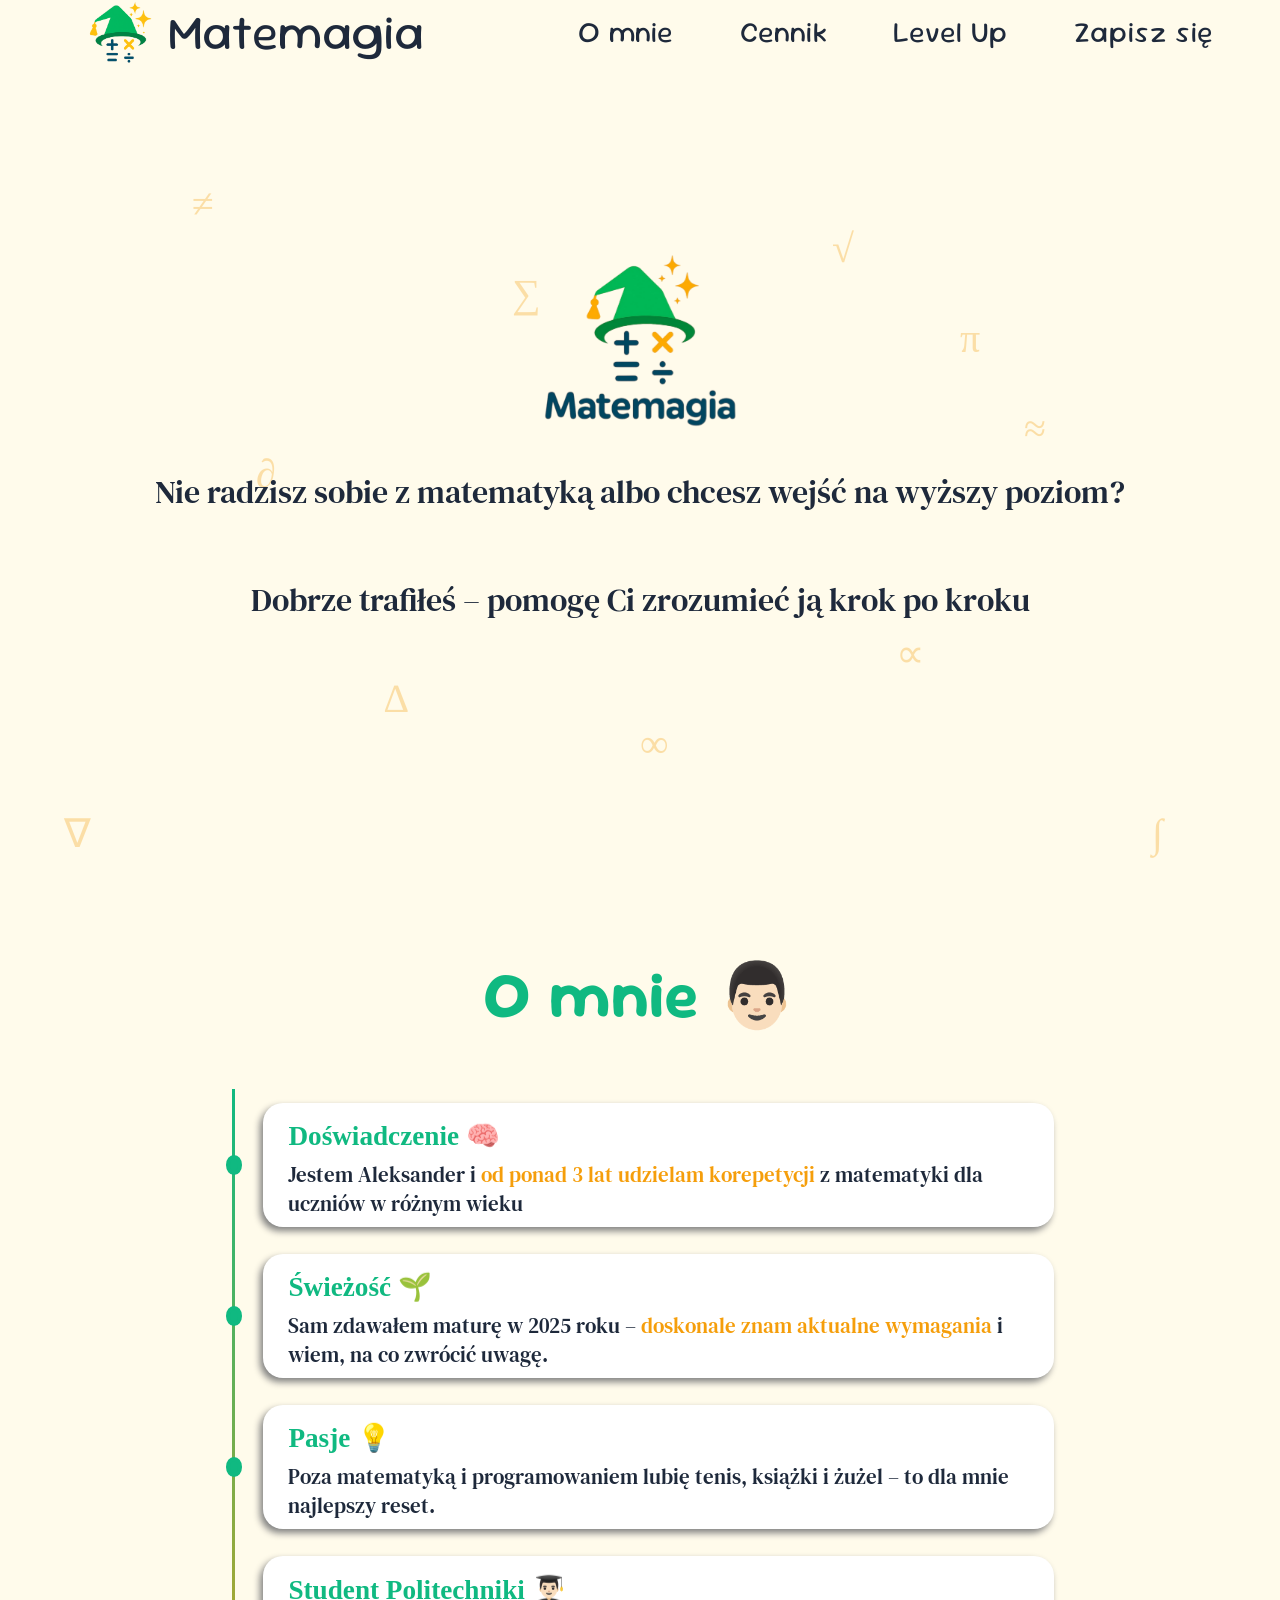
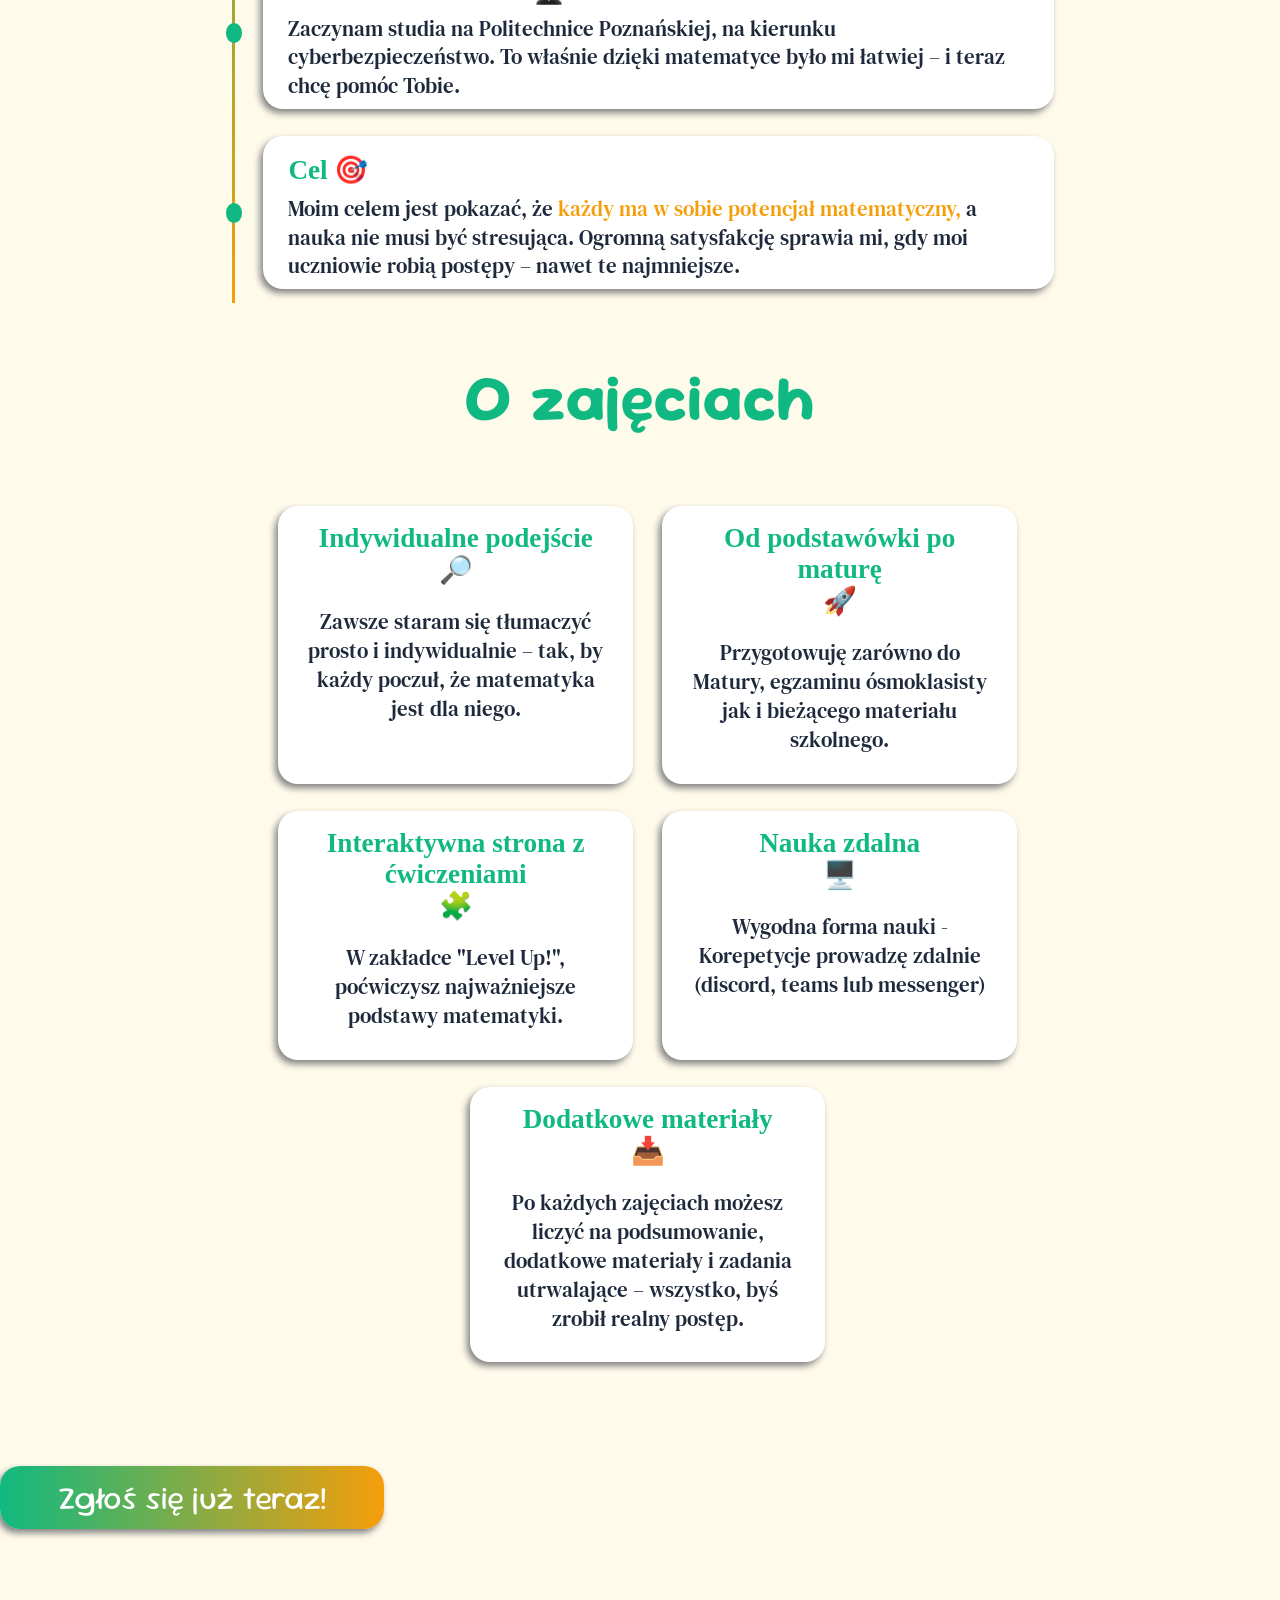
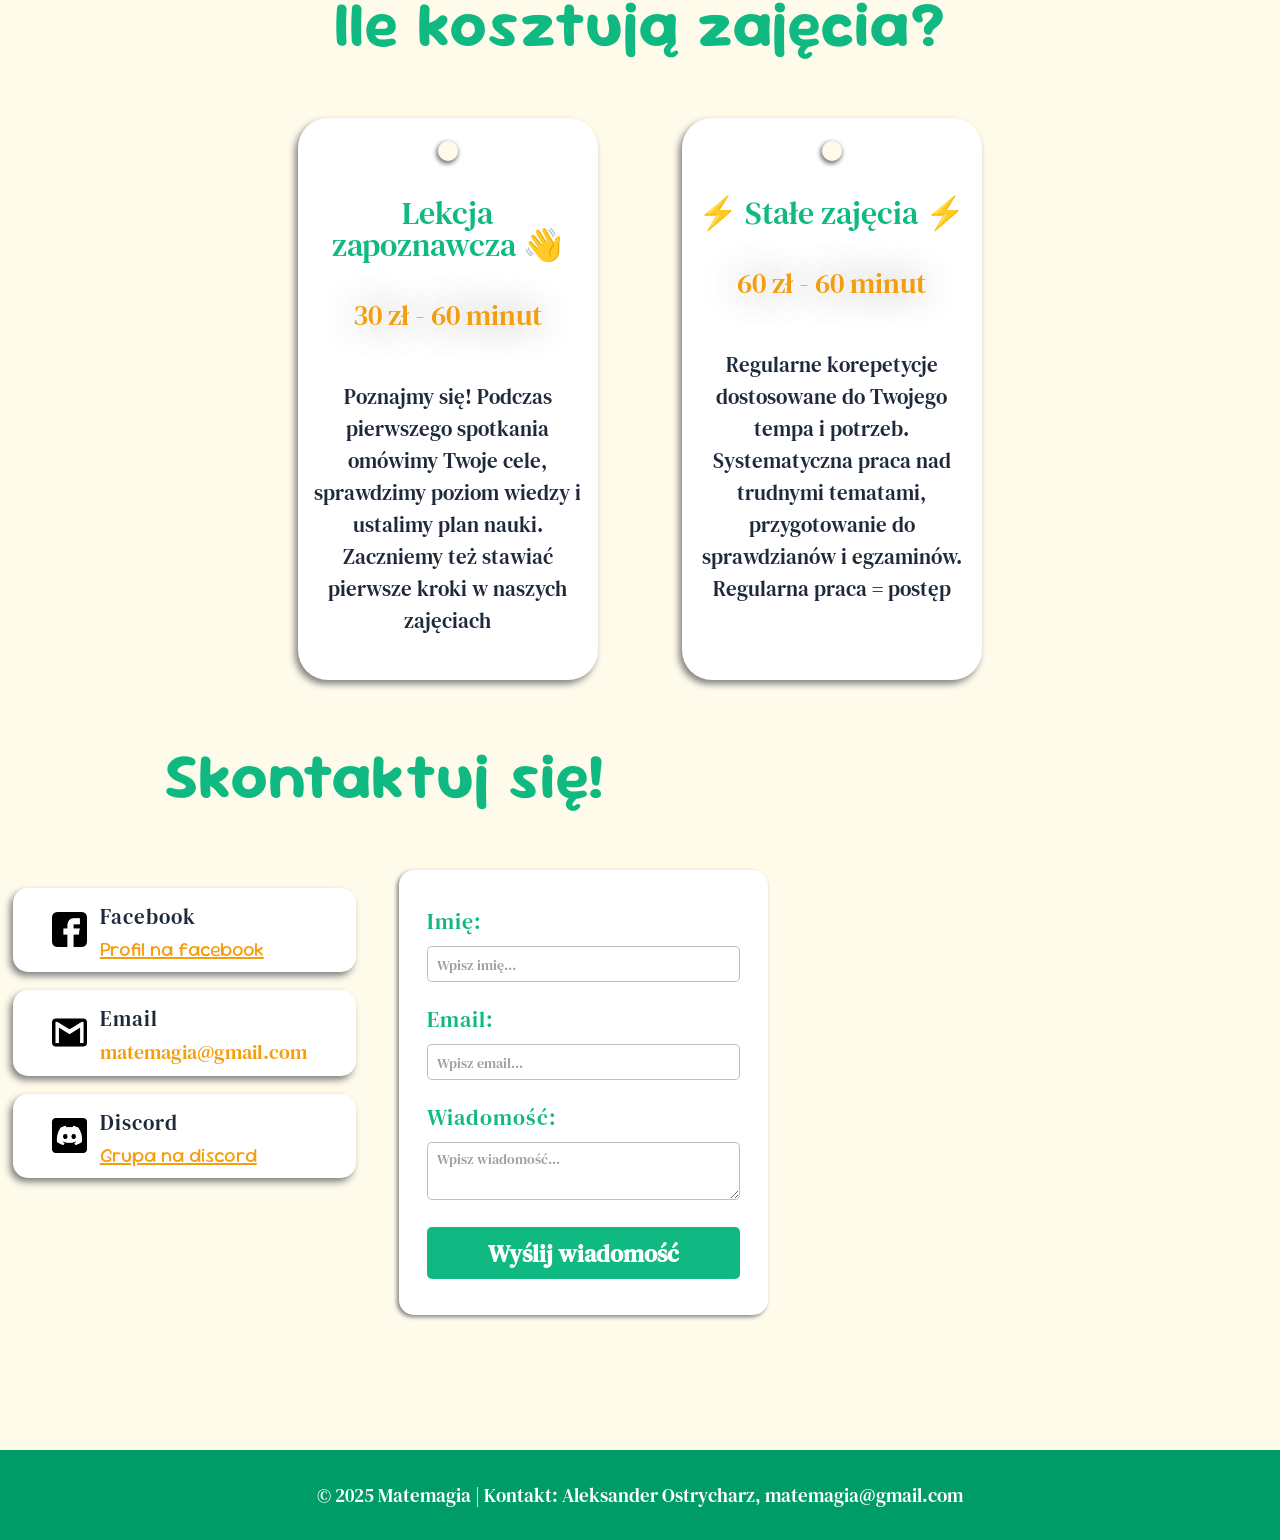
<file: index.html>
<!DOCTYPE html>
<html lang="pl">
<head>
  <meta charset="UTF-8">
  <meta name="viewport" content="width=device-width, initial-scale=1.0, minimum-scale=1">
  <link rel="stylesheet" href="style.css">
  <link rel="icon" href="favicon.png" type="image/png">
  <title>Matemagia</title>
</head>
<body>
<section id="menu">
  <div id="menu_lewe">
  <img src="icon transparent.png" alt="icon-transparent">
  <a href="#">Matemagia</a>
  </div>
  <div id="hamburger_menu">
    <span></span>
    <span></span>
    <span></span>
  </div>
  <div id="menu_prawe">
    <a href="#o_mnie_blok_glowny">O mnie</a>
    <a href="#cennik_blok_glowny">Cennik</a>
    <a href="Level Up/levelup.html">Level Up</a>
    <a href="#kontakt_blok_glowny">Zapisz się</a>
  </div>
</section>

<section id="baner">
  <div>
    <span class="latajace_symbole">∑</span>
    <span class="latajace_symbole">π</span>
    <span class="latajace_symbole">√</span>
    <span class="latajace_symbole">∞</span>
    <span class="latajace_symbole">≈</span>
    <span class="latajace_symbole">≠</span>
    <span class="latajace_symbole">∫</span>
    <span class="latajace_symbole">∂</span>
    <span class="latajace_symbole">∆</span>
    <span class="latajace_symbole">∇</span>
    <span class="latajace_symbole">∝</span>
  </div>
  <img src="logo transparent.png" alt="logo-transparent">
  <p>Nie radzisz sobie z matematyką albo chcesz wejść na wyższy poziom?</p>
  <p>Dobrze trafiłeś – pomogę Ci zrozumieć ją krok po kroku</p>
</section>

<section id="o_mnie_blok_glowny">
  <h2>O mnie 👨🏻</h2>
    <div id="opis_o_mnie">
      <div class="o_mnie_kropka"></div>
      <div class="o_mnie_tekst">
        <h3>Doświadczenie 🧠</h3>
        <p>Jestem Aleksander i <span>od ponad 3 lat udzielam korepetycji</span> z matematyki dla uczniów w różnym wieku</p>
      </div>
      <div class="o_mnie_kropka"></div>
      <div class="o_mnie_tekst">
        <h3>Świeżość 🌱</h3>
        <p>Sam zdawałem maturę w 2025 roku – <span>doskonale znam aktualne wymagania</span> i wiem, na co zwrócić uwagę.</p>
      </div>
      <div class="o_mnie_kropka"></div>
      <div class="o_mnie_tekst">
        <h3>Pasje 💡</h3>
        <p>Poza matematyką i programowaniem lubię tenis, książki i żużel – to dla mnie najlepszy reset.</p>
      </div>
      <div class="o_mnie_kropka"></div>
      <div class="o_mnie_tekst">
        <h3>Student Politechniki 👨🏻‍🎓</h3>
        <p>Zaczynam studia na Politechnice Poznańskiej, na kierunku cyberbezpieczeństwo. To właśnie dzięki matematyce było mi łatwiej – i teraz chcę pomóc Tobie.</p>
      </div>
      <div class="o_mnie_kropka"></div>
      <div class="o_mnie_tekst">
        <h3>Cel 🎯</h3>
        <p>Moim celem jest pokazać, że <span>każdy ma w sobie potencjał matematyczny,</span> a nauka nie musi być stresująca. Ogromną satysfakcję sprawia mi, gdy moi uczniowie robią postępy – nawet te najmniejsze.</p>
      </div>
    </div>
</section>

<section id="o_zajeciach_blok_glowny">
  <h2>O zajęciach</h2>
  <div id="o_zajeciach_blok">
    <div class="o_zajeciach_opis">
      <h3>Indywidualne podejście <br>🔎</h3>
      <p>Zawsze staram się tłumaczyć prosto i indywidualnie – tak, by każdy poczuł, że matematyka jest dla niego.</p>
    </div>
    <div class="o_zajeciach_opis">
      <h3>Od podstawówki po maturę <br>🚀</h3>
      <p>Przygotowuję zarówno do Matury, egzaminu ósmoklasisty jak i bieżącego materiału szkolnego.</p>
    </div>
    <div class="o_zajeciach_opis">
      <h3>Interaktywna strona z ćwiczeniami <br>🧩</h3>
      <p>W zakładce "Level Up!", poćwiczysz najważniejsze podstawy matematyki.</p>
    </div>
    <div class="o_zajeciach_opis">
      <h3>Nauka zdalna <br>🖥️</h3>
      <p>Wygodna forma nauki - Korepetycje prowadzę zdalnie (discord, teams lub messenger)</p>
    </div>
    <div class="o_zajeciach_opis">
      <h3>Dodatkowe materiały <br>📥</h3>
      <p>Po każdych zajęciach możesz liczyć na podsumowanie, dodatkowe materiały i zadania utrwalające – wszystko, byś zrobił realny postęp.</p>
    </div>
  </div>
</section>

<a href="#kontakt_blok_glowny" id="cta_zglos_sie">
  Zgłoś się już teraz!
</a>

<section id="cennik_blok_glowny">
  <h2>Ile kosztują zajęcia?</h2>
  <div class="cennik_kontener">
    <div class="cennik_blok">
      <div class="cennik_dziurka"></div>
      <div class="cennik_tytul">
        <p>Lekcja zapoznawcza 👋</p>
      </div>
      <div class="cennik_cena">
        <p>30 zł - 60 minut</p>
      </div>
      <p class="cennik_opis">Poznajmy się! Podczas pierwszego spotkania omówimy Twoje cele, sprawdzimy poziom wiedzy i ustalimy plan nauki. Zaczniemy też stawiać pierwsze kroki w naszych zajęciach</p>
    </div>
    <div class="cennik_blok">
      <div class="cennik_dziurka"></div>
      <div class="cennik_tytul">
        <p>⚡ Stałe zajęcia ⚡</p>
      </div>
      <div class="cennik_cena">
        <p>60 zł - 60 minut</p>
      </div>
      <p class="cennik_opis">Regularne korepetycje dostosowane do Twojego tempa i potrzeb. Systematyczna praca nad trudnymi tematami, przygotowanie do sprawdzianów i egzaminów. <br> Regularna praca =  postęp</p>
    </div>
  </div>
</section>

<section id="kontakt_blok_glowny">
  <h2>Skontaktuj się!</h2>
  <div class="kontakt_blok">
    <div class="kontakt_link_blok">
      <img src="facebook.png" alt="facebook_ikona">
      <div class="kontakt_link_tekst">
        <p>Facebook</p>
        <a href="https://www.facebook.com/profile.php?id=100006596175637" target="_blank">Profil na facebook</a>
      </div>
    </div>
    <div class="kontakt_link_blok">
      <img src="gmail.png" alt="gmail_ikona">
      <div class="kontakt_link_tekst">
        <p>Email</p>
        <p>matemagia@<br id="mobile_email_br">gmail.com</p>
      </div>
    </div>
    <div class="kontakt_link_blok">
      <img src="discord.png" alt="discord_ikona">
      <div class="kontakt_link_tekst">
        <p>Discord</p>
        <a href="https://discord.com/invite/3TGmN9ECCV">Grupa na discord</a>
      </div>      
    </div>
  </div>
  <div class="kontakt_blok">
    <form method="POST">
      <div class="kontakt_formularz">
        <label for="imie">Imię:</label>
        <input type="text" name="imie" id="imie" placeholder="Wpisz imię...">
        <label for="email">Email:</label>
        <input type="email" name="email" id="email" placeholder="Wpisz email...">
        <label for="wiadomosc">Wiadomość:</label>
        <textarea name="wiadomosc" id="wiadomosc" placeholder="Wpisz wiadomość..."></textarea>
        <input type="submit" value="Wyślij wiadomość">
      </div>
    </form>
  </div>
</section>

<footer>
  <div id="stopka_tekst">
    <p>© 2025 Matemagia | Kontakt: Aleksander Ostrycharz, matemagia@gmail.com</p>
  </div>
</footer>


<script>
  const hamburger_menu = document.getElementById("hamburger_menu");
  const menu_prawe = document.getElementById("menu_prawe");

  hamburger_menu.onclick = function() {
    menu_prawe.classList.toggle("menu_otwarte");
    hamburger_menu.classList.toggle("menu_otwarte");
  }
</script>
</body>
</html>
</file>
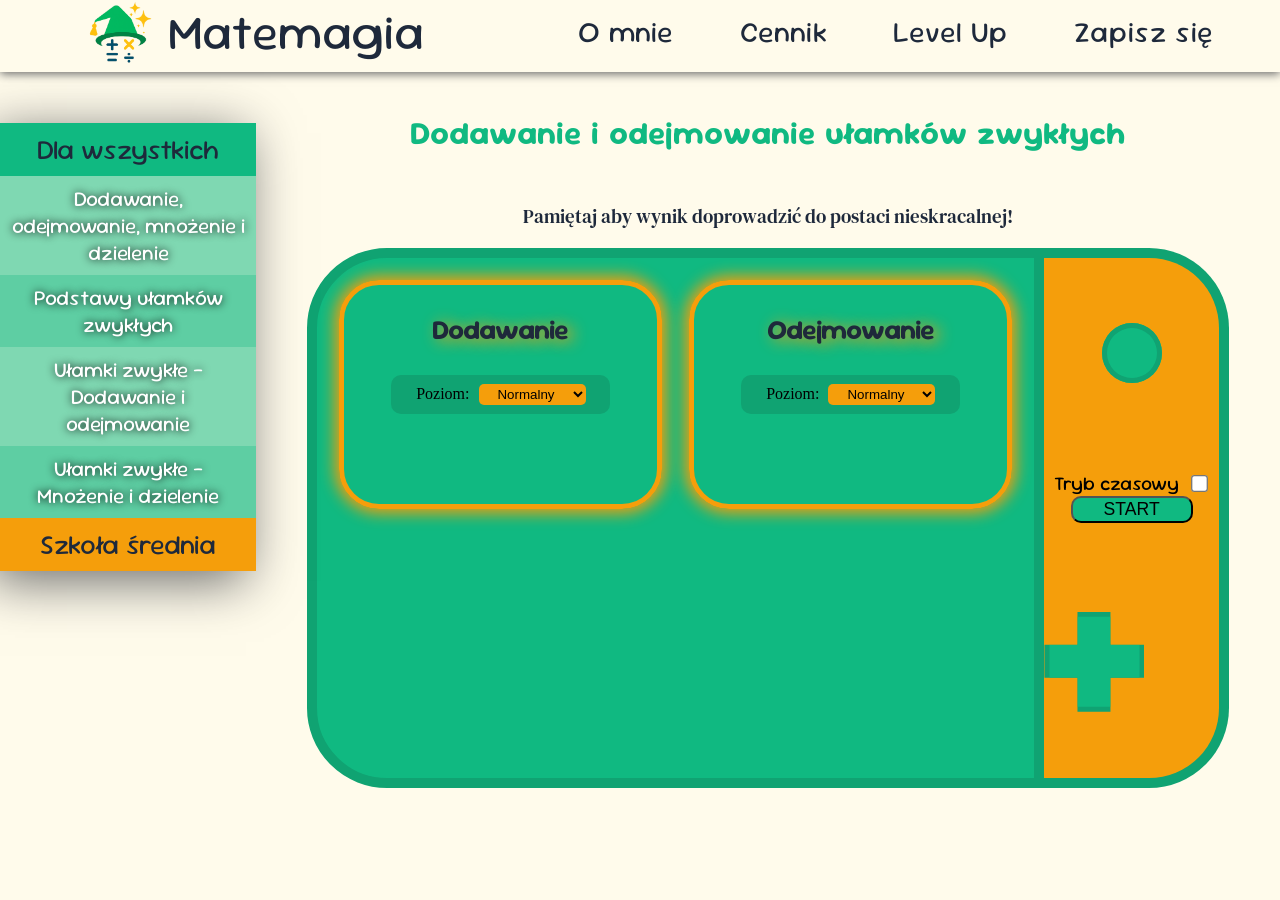
<file: Level Up/dodawanie i odejmowanie ulamkow.html>
<!DOCTYPE html>
<html lang="en">
<head>
  <meta charset="UTF-8">
  <meta name="viewport" content="width=device-width, initial-scale=1.0">
  <link rel="stylesheet" href="style.css">
  <link rel="icon" href="../favicon.png" type="image/png">
  <title>Matemagia - Level Up</title>
</head>
<body>
  <section id="menu">
  <div id="menu_lewe">
  <img src="../icon transparent.png" alt="icon-transparent">
  <a href="../index.html#">Matemagia</a>
  </div>
  <div id="hamburger_menu">
    <span></span>
    <span></span>
    <span></span>
  </div>
  <div id="menu_prawe">
    <a href="../index.html#o_mnie_blok_glowny">O mnie</a>
    <a href="../index.html#cennik_blok_glowny">Cennik</a>
    <a href="levelup.html">Level Up</a>
    <a href="../index.html#kontakt_blok_glowny">Zapisz się</a>
  </div>
</section>

<section id="blok_glowny">
  <section id="blok_zakladek">
    <div class="zakladka_kategorii" id="dla_wszystkich">
      <a>Dla wszystkich</a>
    </div>
    <div class="zakladka_gry_nieparzyste ">
      <a href="podstawowe dzialania.html">Dodawanie, odejmowanie, mnożenie i dzielenie</a>
    </div>
    <div class="zakladka_gry_parzyste">
      <a href="podstawy ulamkow zwyklych.html">Podstawy ułamków zwykłych</a>
    </div>
    <div class="zakladka_gry_nieparzyste">
      <a href="#">Ułamki zwykłe - Dodawanie i odejmowanie</a>
    </div>
    <div class="zakladka_gry_parzyste">
      <a href="mnozenie i dzielenie ulamkow.html">Ułamki zwykłe - Mnożenie i dzielenie</a>
    </div>
    <div class="zakladka_kategorii" id="szkola_srednia">
      <a>Szkoła średnia</a>
    </div>
  </section>
  <section id="blok_prawy">
    <h2>Dodawanie i odejmowanie ułamków zwykłych</h2>
    <p id="porada">Pamiętaj aby wynik doprowadzić do postaci nieskracalnej!</p>
    <section id="blok_gry">
      <section id="blok_dzialania">
        <div class="tryb_gry aktywny" id="addition">
          <h3>Dodawanie</h3>
          <div class="blok_wyboru_poziomu">
            <label for="difficultyAddition">Poziom:</label>
            <select name="difficultyAddition" id="difficultyAddition">
              <option value="easy">Łatwy</option>
              <option value="normal" selected>Normalny</option>
              <option value="medium">Średni</option>
              <option value="hard">Trudny</option>
              <option value="veryHard">Bardzo Trudny</option>
            </select>
          </div>
        </div>
        <div class="tryb_gry aktywny" id="subtraction">
          <h3>Odejmowanie</h3>
            <div class="blok_wyboru_poziomu">
            <label for="difficultySubtraction">Poziom:</label>
            <select name="difficultySubtraction" id="difficultySubtraction">
              <option value="easy">Łatwy</option>
              <option value="normal" selected>Normalny</option>
              <option value="medium">Średni</option>
              <option value="hard">Trudny</option>
              <option value="veryHard">Bardzo Trudny</option>
            </select>
          </div>
        </div>
        
        <section id="blok_wyswietlone_zadanie">
          <h3>Twoje działanie:</h3>
          <div id="TaskDisplayedBlock">
            <div id="firstWholePartBlock"></div>
            <div class="fractionBlock">
              <div id="firstNumerator"></div>
              <div class="fractionLine"></div>
              <div id="firstDenominator"></div>
            </div>
            <div id="operationSymbolBlock"></div>
            <div id="secondWholePartBlock"></div>
            <div class="fractionBlock">
              <div id="secondNumerator"></div>
              <div class="fractionLine"></div>
              <div id="secondDenominator"></div>  
            </div>
            <div id="equalsBlock">=</div>
            <div id="resultWholePartBlock">
              <input type="number" id="wholePartInput">
            </div>
            <div class="fractionBlock">
              <div id="resultNumerator"> <input type="number" id="numeratorInput"> </div>
              <div class="fractionLine"></div>
              <div id="resultDenominator"> <input type="number" id="denominatorInput"> </div>
            </div>
          </div>
          <p id="pointsText"></p>
          <p id="timeTextBlock"></p>
        </section>

      </section>
      <section id="blok_ustawien">
        <div id="klawisze_gorne_pad_border">
          <div id="klawisze_gorne_pad"></div>
        </div>
        <div id="ustawienia">
          <label for="timeMode">Tryb czasowy</label>
          <input type="checkbox" name="timeMode" id="timeMode"><br>
          <button id="przycisk_start" onclick="startGame()">START</button>
          <button id="przycisk_stop" onclick="stopGame('reset')">STOP</button>
        </div>
        <div>
          <div id="klawisze_dolne_pad_border">
            <div id="klawisze_dolne_pad"></div>
          </div>
        </div>
      </section>
    </section>

    <h2 id="stats"></h2>
  </section>
</section>
<script>
  
  document.body.addEventListener("click", (event)=>{
    if(event.target.classList.contains("aktywny")){
      event.target.classList.remove("aktywny");
      event.target.classList.add("nieaktywny");
    }
    else if(event.target.classList.contains("nieaktywny")){
      event.target.classList.remove("nieaktywny");
      event.target.classList.add("aktywny");
    }
  })
  
  let difficulty, range, x, y, z1, z2, a, b, operation, timeMode, time, timeModeInterval, defaultModeInterval, convertedTime;
    let firstWholePart, firstNumerator, firstDenominator;
  let secondWholePart, secondNumerator, secondDenominator;
  let WholePartResult, NumeratorResult, DenominatorResult;
  
  document.removeEventListener("keyup", checkAnswer);
  document.addEventListener("keyup", checkAnswer);
  let points = 0;
  let pointsText = document.getElementById("pointsText")
  let timeTextBlock = document.getElementById("timeTextBlock")
  
  let excludedNumbers = [7, 11,13]
  let allActive = []
  
  
  
  function startGame(){
    Array.from(document.getElementsByClassName("aktywny")).forEach((element)=>{
      if(element.id === "addition") allActive.push("addition")
      else if(element.id === "subtraction") allActive.push("subtraction")
    })
    
    if(allActive.length == 0) {
      alert("Wybierz chociaż jedną kategorię!")
      return;
    }
    
    document.getElementById("przycisk_stop").style.display = "inline"
    document.getElementById("przycisk_start").style.display = "none"
    Array.from(document.getElementsByClassName("tryb_gry")).forEach((element) =>{
      element.style.display = "none"
    })
    document.getElementById("blok_wyswietlone_zadanie").style.display = "inline"
    points = 0
    
    timeMode = document.getElementById("timeMode").checked;
    
    let timeText;
    clearInterval(timeModeInterval);
    clearInterval(defaultModeInterval);

    if (!timeMode){
        pointsText.innerText = `Masz 0/10 punktów`;
        time = 0;
        updateDefaultMode()
        defaultModeInterval = setInterval(updateDefaultMode, 1000)
        
        function updateDefaultMode(){
          let minutes = Math.floor(time/60);
          let seconds = time % 60
          if (seconds < 10) seconds = `0${seconds}`
          convertedTime = `${minutes}:${seconds}`
          timeText = `Twój czas: ${convertedTime}`
          time++
          timeTextBlock.innerText = timeText
        }
      }
      
      if (timeMode){
        pointsText.innerText = `Twoje punkty: 0`;
        time = 150;
        updateTimeMode()
        timeModeInterval = setInterval(updateTimeMode, 1000);

        function updateTimeMode(){
          if (time==0){
            stopGame('timeMode')
          }
          let minutes = Math.floor(time/60);
          let seconds = time % 60
          if (seconds < 10) seconds = `0${seconds}`
          convertedTime = `${minutes}:${seconds}`
          timeText = `Pozostało: ${convertedTime}`
          time--
          timeTextBlock.innerText = timeText
        }
      }

    getExcercise()
  }
function getNumber(range){
  let number = Math.floor(Math.random() * range + 1)
  return number
}
function getExcercise(){
  document.getElementById("wholePartInput").value = ""
  document.getElementById("numeratorInput").value = ""
  document.getElementById("denominatorInput").value = ""


  operation = allActive[Math.floor(Math.random() * allActive.length)]
  if (operation =="addition") difficulty = document.getElementById("difficultyAddition").value
  if (operation =="subtraction") difficulty = document.getElementById("difficultySubtraction").value


  switch(difficulty){
    case "easy":
      range = 15
      break
    case "normal":
      range = 15
      break
    case "medium":
      range = 10
      break
    case "hard":
      range = 10
      break
    case "veryHard":
      range = 15
      break
  }

  if (difficulty == "normal" || difficulty == "hard" || difficulty == "veryHard"){
    a = getNumber(range)
    b = getNumber(range)
    while(operation == "subtraction" && b > a){
      a = getNumber(range)
      b = getNumber(range)
    }
  } else {
    a = 0
    b = 0
  }
  z1 = getNumber(range)
  z2 = getNumber(range)
  if (difficulty == "easy" || difficulty == "normal") {
    while (z1 <= 2) z1 = getNumber(range)
    z2 = z1
  } else {
    while (
      z1 == z2 ||
      z1 == 1 || 
      z2 == 1||
      (difficulty == "medium" && (z1 <= 2 || z2 <= 2) ) ||
      difficulty == "veryHard" && (excludedNumbers.includes(z1) || excludedNumbers.includes(z2))
     ){
      z1 = getNumber(range)
      z2 = getNumber(range)
    }
  }  
  let xRange = z1 - 1
  let yRange = z2 - 1
  x = getNumber(xRange)
  y = getNumber(yRange)
  while (
    (operation == "subtraction" && ((a*z1+x)*z2 == (b*z2+y)*z1) )||
    difficulty == "easy" && (
      (operation == "addition" && x + y >= z1) || 
      (operation == "subtraction" && x - y <= 0)
    ) || difficulty == "normal" && (
      operation == "subtraction" && ( (a*z1 + x)*z2 - (b*z2 + y)*z1 <= 0 )
    ) || difficulty == "medium" && (
      (operation == "addition" && x*z2 + y*z1 >= z1*z2) ||
      (operation == "subtraction" && x*z2 - y*z1 <= 0)
    ) || (difficulty == "hard" || difficulty == "veryHard") && (
      (operation == "subtraction" && ((a*z1+x)*z2 - (b*z2+y)*z1) <= 0)
    )){
      x = getNumber(xRange)
      y = getNumber(yRange)
    }
//    console.log(`${a} i ${x}/${z1} oraz ${b} i ${y}/${z2} `)
    let drawnNumbers = [a, x, z1, b, y, z2]
    getResult(drawnNumbers)
  } 
  if (!a) a = 0
  if (!b) b = 0

function getResult(drawnNumbers){
  firstWholePart = drawnNumbers[0];
  firstNumerator = drawnNumbers[1];
  firstDenominator = drawnNumbers[2];
  secondWholePart = drawnNumbers[3];
  secondNumerator = drawnNumbers[4];
  secondDenominator = drawnNumbers[5];
  //console.log(firstWholePart, firstNumerator,firstDenominator,secondWholePart,secondNumerator,secondDenominator)
  if (operation == "addition") {
    NumeratorResult = (
    (firstWholePart*firstDenominator+firstNumerator)*secondDenominator +
    (secondWholePart*secondDenominator+secondNumerator)*firstDenominator
    )
    DenominatorResult = firstDenominator*secondDenominator
  }
  else if(operation == "subtraction") {
    NumeratorResult = (
    (firstWholePart*firstDenominator+firstNumerator)*secondDenominator -
    (secondWholePart*secondDenominator+secondNumerator)*firstDenominator
    )
    DenominatorResult =firstDenominator*secondDenominator
  }
  WholePartResult = Math.floor(NumeratorResult / DenominatorResult)
  NumeratorResult = NumeratorResult % DenominatorResult

  if (NumeratorResult==0) DenominatorResult = 0
  else {
    for (let i = NumeratorResult; i>1; i--){
      if(NumeratorResult % i == 0 && DenominatorResult % i == 0){
        NumeratorResult = NumeratorResult / i;
        DenominatorResult = DenominatorResult / i;
        break;
      }
    }
  }

  // WYSWIETLANIE ZADANIA
  if (a != 0) { document.getElementById("firstWholePartBlock").innerText = `${firstWholePart}`  }
  else{ document.getElementById("firstWholePartBlock").innerText = `` }
  document.getElementById("firstNumerator").innerText = `${firstNumerator}`
  document.getElementById("firstDenominator").innerText = `${firstDenominator}`
  if (b != 0) { document.getElementById("secondWholePartBlock").innerText = `${secondWholePart}` }
  else {document.getElementById("secondWholePartBlock").innerText = `` }
  document.getElementById("secondNumerator").innerText = `${secondNumerator}`
  document.getElementById("secondDenominator").innerText = `${secondDenominator}`
  if (operation == "addition") document.getElementById("operationSymbolBlock").innerText = "+"
  if (operation == "subtraction") document.getElementById("operationSymbolBlock").innerText = "-"

  
}
function checkAnswer(){
  let wholePartInput = Number(document.getElementById("wholePartInput").value)
  let numeratorInput = Number(document.getElementById("numeratorInput").value)
  let denominatorInput = Number(document.getElementById("denominatorInput").value)
  
  if (wholePartInput === WholePartResult && numeratorInput === NumeratorResult && denominatorInput === DenominatorResult){
    points ++;
    if(!timeMode){
      pointsText.innerText = `Idealna odpowiedź, masz ${points}/10 punktów`;
      if (points == 10){
        stopGame('defaultMode')
      } 
    }
    if (timeMode){
      pointsText.innerText = `Idealna odpowiedź. Twoje punkty: ${points}`;
    }
    getExcercise();
  }
  else if (wholePartInput === WholePartResult && (NumeratorResult * denominatorInput === numeratorInput * DenominatorResult) 
  && numeratorInput != 0 && denominatorInput != 0){
    if(!timeMode){
      pointsText.innerText = `Odpowiedź poprawna, ale nie skrócona. 
      Masz ${points}/10 punktów`;
      if (points == 10){
        stopGame('defaultMode')
      } 
    }
    if (timeMode){
      pointsText.innerText = `Odpowiedź poprawna, ale nie skrócona. Twoje punkty: ${points}`;
    }
  }
}



function stopGame(gameMode){
      clearInterval(timeModeInterval);
      clearInterval(defaultModeInterval);
      document.getElementById("przycisk_stop").style.display = "none"
      document.getElementById("przycisk_start").style.display = "inline"
      Array.from(document.getElementsByClassName("tryb_gry")).forEach((element) =>{
        element.style.display = "inline"
      })
      document.getElementById("blok_wyswietlone_zadanie").style.display = "none"

      let stats = document.getElementById("stats")
      if(gameMode == "timeMode"){
        stats.innerText = `W trybie czasowym zdobyłeś: ${points} punktów.` 
      }
      if(gameMode == "defaultMode"){
        stats.innerText = `W trybie standardowym zdobyłeś ${points} punktów, w czasie ${convertedTime}`
      }
      if(gameMode == "reset"){
        stats.innerText = `Zatrzymałeś grę i zdobyłeś: ${points} punktów`
      }

}
// W sprawdzeniu gdy osoba wpisze ułamek nieskrócony - 
// powiadom go o tym ale zaakceptuj odpowiedź
// możemy to osiągnąć w taki sposób:
// 1. pobieramy input
// 2. jesli input === nasz poprawny wynik : "idealny wynik"
// 3. jesli nie :
// a) wspólny mianownik wpisanego wyniku i poprawnego wyniku
// b) porównujemy licznik inputa i licznik poprawnego wyniku
// c) jeśli jest taki sam : "wynik nieskrócony jednak prawidłowy"

</script>
</body>
</html>
</file>
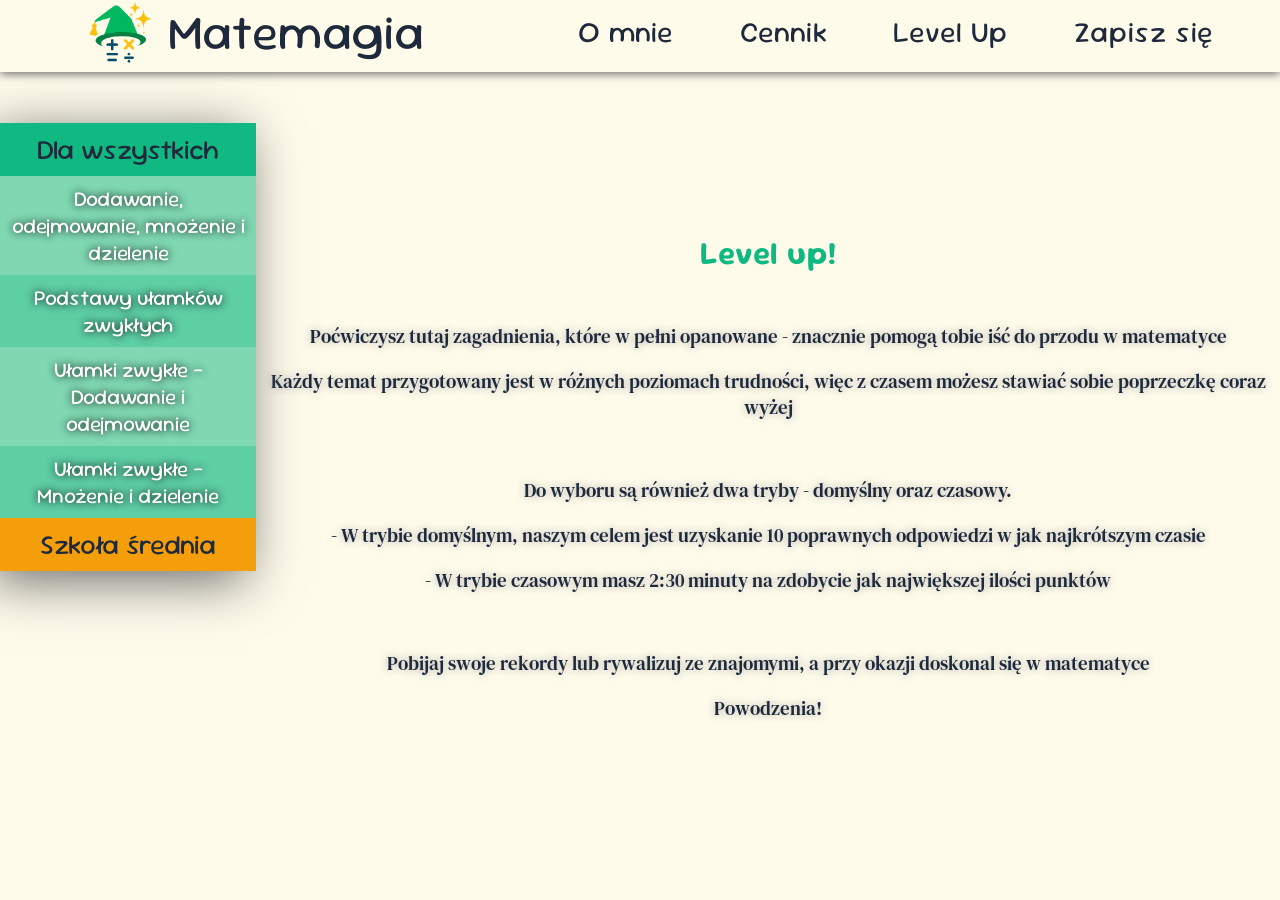
<file: Level Up/levelup.html>
<!DOCTYPE html>
<html lang="en">
<head>
  <meta charset="UTF-8">
  <meta name="viewport" content="width=device-width, initial-scale=1.0">
  <link rel="stylesheet" href="style.css">
  <link rel="icon" href="../favicon.png" type="image/png">
  <title>Matemagia - Level Up</title>
</head>
<body>
  <section id="menu">
  <div id="menu_lewe">
  <img src="../icon transparent.png" alt="icon-transparent">
  <a href="../index.html#">Matemagia</a>
  </div>
  <div id="hamburger_menu">
    <span></span>
    <span></span>
    <span></span>
  </div>
  <div id="menu_prawe">
    <a href="../index.html#o_mnie_blok_glowny">O mnie</a>
    <a href="../index.html#cennik_blok_glowny">Cennik</a>
    <a href="#">Level Up</a>
    <a href="../index.html#kontakt_blok_glowny">Zapisz się</a>
  </div>
</section>

<section id="blok_glowny">
  <section id="blok_zakladek">
    <div class="zakladka_kategorii" id="dla_wszystkich">
      <a>Dla wszystkich</a>
    </div>
    <div class="zakladka_gry_nieparzyste ">
      <a href="podstawowe dzialania.html">Dodawanie, odejmowanie, mnożenie i dzielenie</a>
    </div>
    <div class="zakladka_gry_parzyste">
      <a href="podstawy ulamkow zwyklych.html">Podstawy ułamków zwykłych</a>
    </div>
    <div class="zakladka_gry_nieparzyste">
      <a href="dodawanie i odejmowanie ulamkow.html">Ułamki zwykłe - Dodawanie i odejmowanie</a>
    </div>
    <div class="zakladka_gry_parzyste">
      <a href="mnozenie i dzielenie ulamkow.html">Ułamki zwykłe - Mnożenie i dzielenie</a>
    </div>
    <div class="zakladka_kategorii" id="szkola_srednia">
      <a>Szkoła średnia</a>
    </div>
  </section>
  <section id="blok_prawy">
    <div id="opis_level_up">
      <h2>Level up!</h2>
      <p>Poćwiczysz tutaj zagadnienia, które w pełni opanowane - znacznie pomogą tobie iść do przodu w matematyce</p>
      <p>Każdy temat przygotowany jest w różnych poziomach trudności, więc z czasem możesz stawiać sobie poprzeczkę coraz wyżej</p>
      <br>
      <p>Do wyboru są również dwa tryby - domyślny oraz czasowy.</p>
      <p>- W trybie domyślnym, naszym celem jest uzyskanie 10 poprawnych odpowiedzi w jak najkrótszym czasie</p>
      <p>- W trybie czasowym masz 2:30 minuty na zdobycie jak największej ilości punktów</p>
      <br>
      <p>Pobijaj swoje rekordy lub rywalizuj ze znajomymi, a przy okazji doskonal się w matematyce</p>
      <p>Powodzenia!</p>
    </div>
  </section>
</section>
</body>
</html>
</file>
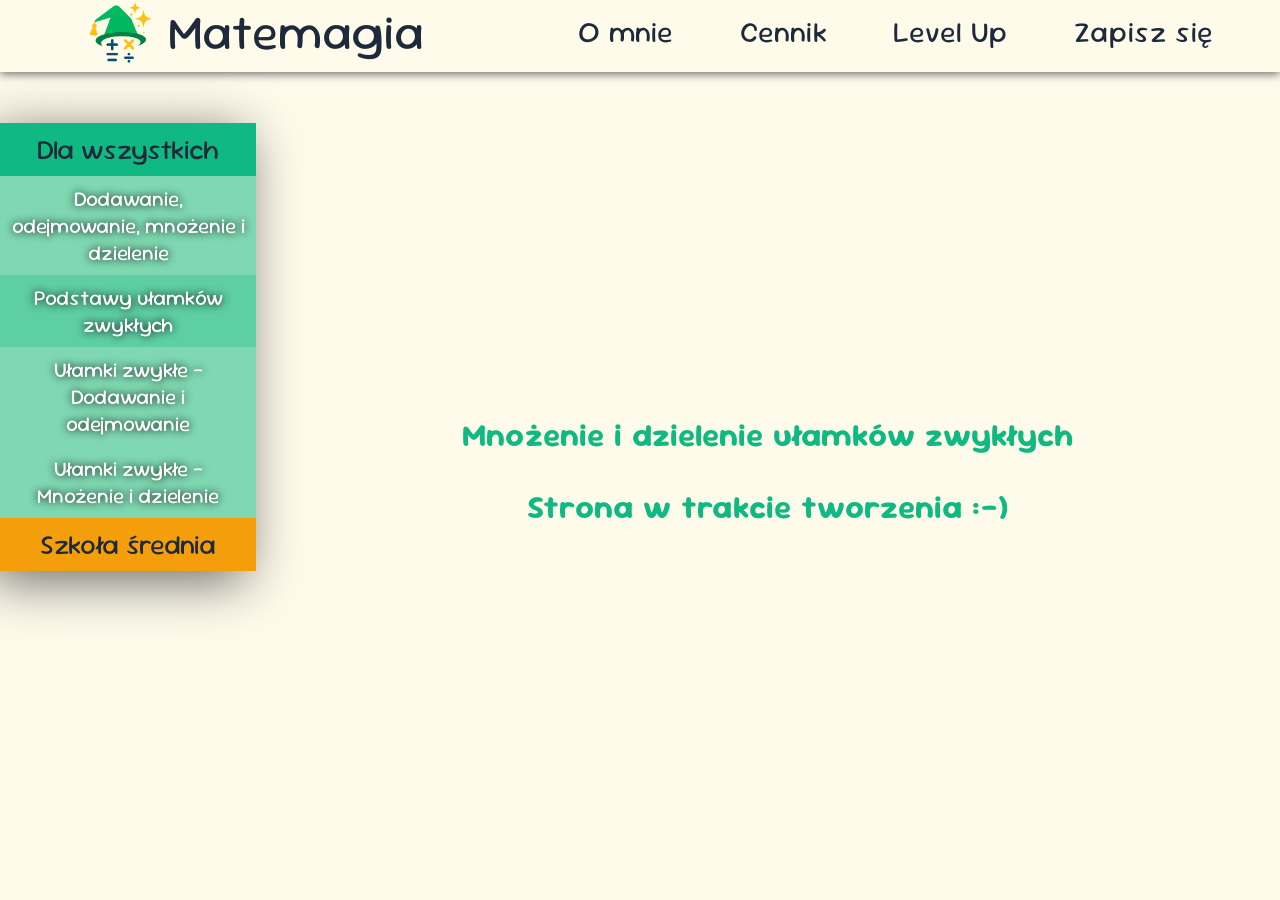
<file: Level Up/mnozenie i dzielenie ulamkow.html>
<!DOCTYPE html>
<html lang="en">
<head>
  <meta charset="UTF-8">
  <meta name="viewport" content="width=device-width, initial-scale=1.0">
  <link rel="stylesheet" href="style.css">
  <link rel="icon" href="../favicon.png" type="image/png">
  <title>Matemagia - Level Up</title>
</head>
<body>
  <section id="menu">
  <div id="menu_lewe">
  <img src="../icon transparent.png" alt="icon-transparent">
  <a href="../index.html#">Matemagia</a>
  </div>
  <div id="hamburger_menu">
    <span></span>
    <span></span>
    <span></span>
  </div>
  <div id="menu_prawe">
    <a href="../index.html#o_mnie_blok_glowny">O mnie</a>
    <a href="../index.html#cennik_blok_glowny">Cennik</a>
    <a href="levelup.html">Level Up</a>
    <a href="../index.html#kontakt_blok_glowny">Zapisz się</a>
  </div>
</section>

<section id="blok_glowny">
  <section id="blok_zakladek">
    <div class="zakladka_kategorii" id="dla_wszystkich">
      <a>Dla wszystkich</a>
    </div>
    <div class="zakladka_gry_nieparzyste ">
      <a href="podstawowe dzialania.html">Dodawanie, odejmowanie, mnożenie i dzielenie</a>
    </div>
    <div class="zakladka_gry_parzyste">
      <a href="podstawy ulamkow zwyklych.html">Podstawy ułamków zwykłych</a>
    </div>
    <div class="zakladka_gry_nieparzyste">
      <a href="dodawanie i odejmowanie ulamkow.html">Ułamki zwykłe - Dodawanie i odejmowanie</a>
    </div>
    <div class="zakladka_gry_nieparzyste">
      <a href="#">Ułamki zwykłe - Mnożenie i dzielenie</a>
    </div>
    <div class="zakladka_kategorii" id="szkola_srednia">
      <a>Szkoła średnia</a>
    </div>
  </section>
  <section id="blok_prawy">
    <h2>Mnożenie i dzielenie ułamków zwykłych</h2>
    <h2>Strona w trakcie tworzenia :-)</h2>
  </section>
</section>
</body>
</html>
</file>
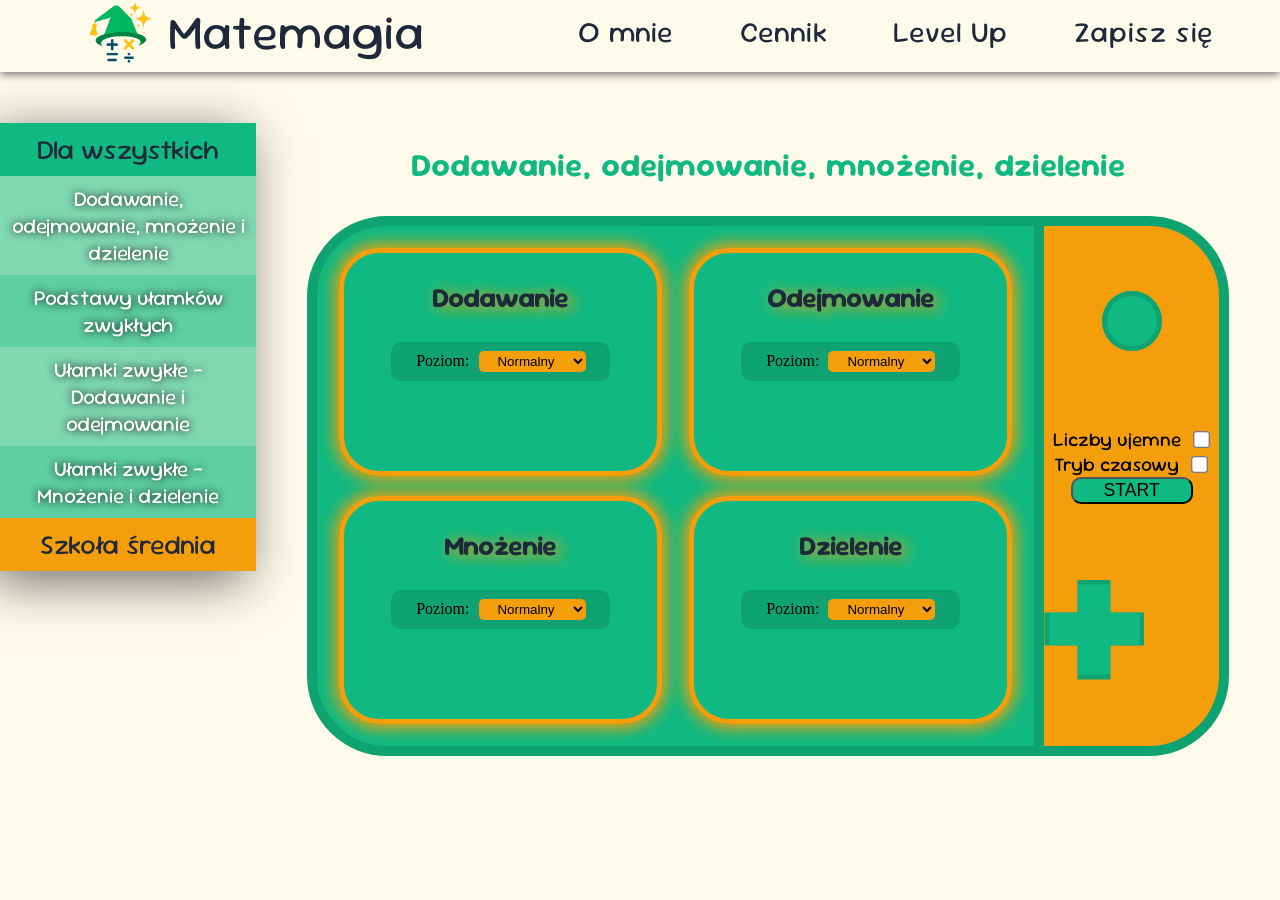
<file: Level Up/podstawowe dzialania.html>
<!DOCTYPE html>
<html lang="en">
<head>
  <meta charset="UTF-8">
  <meta name="viewport" content="width=device-width, initial-scale=1.0">
  <link rel="stylesheet" href="style.css">
  <link rel="icon" href="../favicon.png" type="image/png">
  <title>Matemagia - Level Up</title>
</head>
<body>
  <section id="menu">
  <div id="menu_lewe">
  <img src="../icon transparent.png" alt="icon-transparent">
  <a href="../index.html#">Matemagia</a>
  </div>
  <div id="hamburger_menu">
    <span></span>
    <span></span>
    <span></span>
  </div>
  <div id="menu_prawe">
    <a href="../index.html#o_mnie_blok_glowny">O mnie</a>
    <a href="../index.html#cennik_blok_glowny">Cennik</a>
    <a href="levelup.html">Level Up</a>
    <a href="../index.html#kontakt_blok_glowny">Zapisz się</a>
  </div>
</section>

<section id="blok_glowny">
  <section id="blok_zakladek">
    <div class="zakladka_kategorii" id="dla_wszystkich">
      <a>Dla wszystkich</a>
    </div>
    <div class="zakladka_gry_nieparzyste ">
      <a href="#">Dodawanie, odejmowanie, mnożenie i dzielenie</a>
    </div>
    <div class="zakladka_gry_parzyste">
      <a href="podstawy ulamkow zwyklych.html">Podstawy ułamków zwykłych</a>
    </div>
    <div class="zakladka_gry_nieparzyste">
      <a href="dodawanie i odejmowanie ulamkow.html">Ułamki zwykłe - Dodawanie i odejmowanie</a>
    </div>
    <div class="zakladka_gry_parzyste">
      <a href="mnozenie i dzielenie ulamkow.html">Ułamki zwykłe - Mnożenie i dzielenie</a>
    </div>
    <div class="zakladka_kategorii" id="szkola_srednia">
      <a>Szkoła średnia</a>
    </div>
  </section>
  <section id="blok_prawy">
    <h2>Dodawanie, odejmowanie, mnożenie, dzielenie</h2>
    <section id="blok_gry">
      <section id="blok_dzialania">
        <div class="tryb_gry aktywny" id="dodawanie">
          <h3>Dodawanie</h3>
          <div class="blok_wyboru_poziomu">
            <label for="poziom_dodawanie">Poziom:</label>
            <select name="poziom_dodawanie" id="poziom_dodawanie">
              <option value="latwy">Łatwy</option>
              <option value="normalny" selected>Normalny</option>
              <option value="sredni">Średni</option>
              <option value="trudny">Trudny</option>
              <option value="bardzo_trudny">Bardzo Trudny</option>
            </select>
          </div>
        </div>
        <div class="tryb_gry aktywny" id="odejmowanie">
          <h3>Odejmowanie</h3>
            <div class="blok_wyboru_poziomu">
            <label for="poziom_odejmowanie">Poziom:</label>
            <select name="poziom_odejmowanie" id="poziom_odejmowanie">
              <option value="latwy">Łatwy</option>
              <option value="normalny" selected>Normalny</option>
              <option value="sredni">Średni</option>
              <option value="trudny">Trudny</option>
              <option value="bardzo_trudny">Bardzo Trudny</option>
            </select>
          </div>
        </div>
        <div class="tryb_gry aktywny" id="mnozenie">
          <h3>Mnożenie</h3>
            <div class="blok_wyboru_poziomu">
            <label for="poziom_mnozenie">Poziom:</label>
            <select name="poziom_mnozenie" id="poziom_mnozenie">
              <option value="latwy">Łatwy</option>
              <option value="normalny" selected>Normalny</option>
              <option value="sredni">Średni</option>
              <option value="trudny">Trudny</option>
              <option value="bardzo_trudny">Bardzo Trudny</option>
            </select>
          </div>
        </div>
        <div class="tryb_gry aktywny" id="dzielenie">
          <h3>Dzielenie</h3>
            <div class="blok_wyboru_poziomu">
            <label for="poziom_dzielenie">Poziom:</label>
            <select name="poziom_dzielenie" id="poziom_dzielenie">
              <option value="latwy">Łatwy</option>
              <option value="normalny" selected>Normalny</option>
              <option value="sredni">Średni</option>
              <option value="trudny">Trudny</option>
              <option value="bardzo_trudny">Bardzo Trudny</option>
            </select>
          </div>
        </div>
        
        <section id="blok_wyswietlone_zadanie">
          <h3>Twoje działanie:</h3>
          <p id="dzialanie_wyswietlone"></p>
          <label for="pole_odpowiedzi">Twoja odpowiedź: </label>
          <input type="number" name="pole_odpowiedzi" id="pole_odpowiedzi">
          <p id="punkty_tekst"></p>
          <p id="czas_tekst"></p>
        </section>

      </section>
      <section id="blok_ustawien">
        <div id="klawisze_gorne_pad_border">
          <div id="klawisze_gorne_pad"></div>
        </div>
        <div id="ustawienia">
          <label for="liczby_ujemne">Liczby ujemne</label>
          <input type="checkbox" name="liczby_ujemne" id="liczby_ujemne"><br>
          <label for="tryb_czasowy">Tryb czasowy</label>
          <input type="checkbox" name="tryb_czasowy" id="tryb_czasowy"><br>
          <button id="przycisk_start" onclick="start_gry()">START</button>
          <button id="przycisk_stop" onclick="stop_gry('reset')">STOP</button>
        </div>
        <div>
          <div id="klawisze_dolne_pad_border">
            <div id="klawisze_dolne_pad"></div>
          </div>
        </div>
      </section>
    </section>

    <h2 id="statystyki"></h2>
  </section>
</section>

<script>
  document.body.addEventListener("click", (event)=>{
    if(event.target.classList.contains("aktywny")){
      event.target.classList.remove("aktywny");
      event.target.classList.add("nieaktywny");
    }
    else if(event.target.classList.contains("nieaktywny")){
      event.target.classList.remove("nieaktywny");
      event.target.classList.add("aktywny");
    }
  })

  let tryb_czasowy_interval, tryb_standardowy_interval, punkty, skonwertowany_czas;
  
  function start_gry(){
    
    let wybrane_operacje = []
    Array.from(document.getElementsByClassName("aktywny")).forEach((element) =>{
      if (element.id === "dodawanie") wybrane_operacje.push("dodawanie");
      else if (element.id === "odejmowanie") wybrane_operacje.push("odejmowanie");
      else if (element.id === "mnozenie") wybrane_operacje.push("mnozenie");
      else if (element.id === "dzielenie") wybrane_operacje.push("dzielenie");
    })
    if(wybrane_operacje.length == 0) {
      alert("Wybierz chociaż jedną kategorię!");
      return;
    }

    document.getElementById("przycisk_stop").style.display = "inline"
    document.getElementById("przycisk_start").style.display = "none"
    Array.from(document.getElementsByClassName("tryb_gry")).forEach((element) =>{
      element.style.display = "none"
    })
    document.getElementById("blok_wyswietlone_zadanie").style.display = "inline"
    document.getElementById("pole_odpowiedzi").focus();
    
    let pierwsza_liczba, druga_liczba, wynik, czas;
    clearInterval(tryb_czasowy_interval);
    clearInterval(tryb_standardowy_interval);
    losuj_wynik()
    punkty = 0

    function losuj_wynik(){
      let wylosowana_operacje = wybrane_operacje[Math.floor(Math.random()*wybrane_operacje.length)]
      console.log(wylosowana_operacje)

      let poziom_trudnosci, operacja, zakres, operacja_tekst;
      let liczby_ujemne = document.getElementById("liczby_ujemne").checked;

      const wszystkie_operacje = {
        '+': (a, b) => a + b,
        '-': (a, b) => a - b,
        '*': (a, b) => a * b,
        '/': (a, b) => a / b,
      };

      switch (wylosowana_operacje){
        case "dodawanie": 
          poziom_trudnosci = document.getElementById("poziom_dodawanie").value;
          operacja = "+"
          operacja_tekst = "+"
          break;
        case "odejmowanie": 
          poziom_trudnosci = document.getElementById("poziom_odejmowanie").value;
          operacja = "-"
          operacja_tekst = "-"
          break;
        case "mnozenie": 
          poziom_trudnosci = document.getElementById("poziom_mnozenie").value;
          operacja = "*"
          operacja_tekst = "×"
          break;
        case "dzielenie": 
          poziom_trudnosci = document.getElementById("poziom_dzielenie").value;
          operacja = "/"
          operacja_tekst = ":"
          break;
        }
        console.log(poziom_trudnosci)

      switch (poziom_trudnosci){
        case "latwy":
          zakres = 10;
          if (operacja == "*") zakres = 10;
          if (operacja == "/") zakres = 50;
          break;
        case "normalny":
          zakres = 50;
          if (operacja == "*") zakres = 10;
          if (operacja == "/") zakres = 100;
          break;
        case "sredni":
          zakres = 100;
          if (operacja == "*") zakres = 50;
          if (operacja == "/") zakres = 200;
          break;
        case "trudny":
          if (operacja == "+") zakres = 1000;
          if (operacja == "-") zakres = 500;
          if (operacja == "*") zakres = 50;
          if (operacja == "/") zakres = 400;
          break;
        case "bardzo_trudny":
          if (operacja == "+") zakres = 10000;
          if (operacja == "-") zakres = 5000;
          if (operacja == "*") zakres = 100;
          if (operacja == "/") zakres = 750;
          break;
      }

      function losuj_liczby(zakres){
          document.getElementById("pole_odpowiedzi").value = "";
          let liczba; 
          if (!liczby_ujemne) liczba = Math.floor(Math.random() * (zakres + 1));
          else liczba = Math.floor(Math.random() * (2 * zakres + 1) - zakres);
          return liczba;
        }
        pierwsza_liczba = losuj_liczby(zakres)
        druga_liczba = losuj_liczby(zakres)

        // Validation of operations:
        //addition

        // subtraction
        if(operacja == "-" && !liczby_ujemne){
          if (poziom_trudnosci)
          while (pierwsza_liczba < druga_liczba) {
            pierwsza_liczba = losuj_liczby(zakres)
            druga_liczba = losuj_liczby(zakres)
          }
        }
        // multiplication
        if(operacja == "*"){
          do{
            pierwsza_liczba = losuj_liczby(zakres)
            druga_liczba = losuj_liczby(zakres)
          }
          while (
            (poziom_trudnosci == "latwy" && Math.abs(pierwsza_liczba * druga_liczba) >50 ) ||
            (poziom_trudnosci == "normalny" && Math.abs(pierwsza_liczba * druga_liczba) < 20 ) ||
            (poziom_trudnosci == "sredni" && (Math.abs(pierwsza_liczba * druga_liczba) > 1000 || (pierwsza_liczba * druga_liczba) < 100)) ||
            (poziom_trudnosci == "trudny" &&  Math.abs(pierwsza_liczba * druga_liczba) < 1000) ||
            (poziom_trudnosci == "bardzo_trudny" && Math.abs(pierwsza_liczba * druga_liczba) < 2000 )
          )
        }

        // division
        if(operacja == "/"){
          do{
            pierwsza_liczba = losuj_liczby(zakres)
            druga_liczba = losuj_liczby(zakres)
          }
          while (
            pierwsza_liczba == 0 ||
            druga_liczba == 0 ||
            pierwsza_liczba % druga_liczba != 0 ||
            (poziom_trudnosci=="latwy" && (pierwsza_liczba / druga_liczba > 10)) ||
            (poziom_trudnosci=="normalny" && (pierwsza_liczba < 11 || druga_liczba >50 || druga_liczba < 2)) ||
            (poziom_trudnosci=="sredni" && (pierwsza_liczba < 100 || druga_liczba >100 || druga_liczba < 2)) ||
            (poziom_trudnosci=="trudny" && (pierwsza_liczba < 200 || druga_liczba >200 || druga_liczba < 4)) ||
            (poziom_trudnosci=="bardzo_trudny" && (pierwsza_liczba < 400 || druga_liczba >375 || druga_liczba < 4))
          )
        }
        
        wynik = wszystkie_operacje[operacja](pierwsza_liczba, druga_liczba)
        console.log(pierwsza_liczba, operacja, druga_liczba, "=",wynik)

        let pierwsza_liczba_tekst = pierwsza_liczba
        let druga_liczba_tekst = druga_liczba
        if (druga_liczba < 0 ) druga_liczba_tekst = `(${druga_liczba})`
        
        let dzialanie_wyswietlone = `${pierwsza_liczba_tekst} ${operacja_tekst} ${druga_liczba_tekst}`
        document.getElementById("dzialanie_wyswietlone").innerText = dzialanie_wyswietlone
    }


      let tryb_czasowy = document.getElementById("tryb_czasowy").checked
      let punkty_tekst = document.getElementById("punkty_tekst")
      let czas_tekst_blok = document.getElementById("czas_tekst")
      let czas_tekst;
      
      if (!tryb_czasowy){
        punkty_tekst.innerText = `Masz 0/10 punktów`;
        czas = 0;
        aktualizuj_czas_tryb_standardowy()
        tryb_standardowy_interval = setInterval(aktualizuj_czas_tryb_standardowy, 1000)
        
        function aktualizuj_czas_tryb_standardowy(){
          let minuty = Math.floor(czas/60);
          let sekundy = czas % 60
          if (sekundy < 10) sekundy = `0${sekundy}`
          skonwertowany_czas = `${minuty}:${sekundy}`
          czas_tekst = `Twój czas: ${skonwertowany_czas}`
          czas++
          czas_tekst_blok.innerText = czas_tekst
        }
      }
      
      if (tryb_czasowy){
        punkty_tekst.innerText = `Twoje punkty: 0`;
        czas = 150;
        aktualizuj_czas_tryb_czasowy()
        tryb_czasowy_interval = setInterval(aktualizuj_czas_tryb_czasowy, 1000);

        function aktualizuj_czas_tryb_czasowy(){
          if (czas==0){
            stop_gry('tryb_czasowy')
          }
          let minuty = Math.floor(czas/60);
          let sekundy = czas % 60
          if (sekundy < 10) sekundy = `0${sekundy}`
          skonwertowany_czas = `${minuty}:${sekundy}`
          czas_tekst = `Pozostało: ${skonwertowany_czas}`
          czas--
          czas_tekst_blok.innerText = czas_tekst
        }
      }

      document.removeEventListener("keyup", sprawdz_odpowiedz)
      document.addEventListener("keyup", sprawdz_odpowiedz)
      function sprawdz_odpowiedz(){
        let pole_odpowiedzi = document.getElementById("pole_odpowiedzi").value
        if (pole_odpowiedzi == wynik){
          punkty++
          if(!tryb_czasowy){
            punkty_tekst.innerText = `Masz ${punkty}/10 punktów`
            if (punkty == 10){
              stop_gry('tryb_standardowy')
            }
          }
          if (tryb_czasowy){
            punkty_tekst.innerText = `Twoje punkty: ${punkty}`
            if (czas==0){
              stop_gry('tryb_czasowy')
            }
          }
          losuj_wynik();
        }
      }
  }

  function stop_gry(gameMode){
      clearInterval(tryb_czasowy_interval);
      clearInterval(tryb_standardowy_interval);
      document.getElementById("przycisk_stop").style.display = "none"
      document.getElementById("przycisk_start").style.display = "inline"
      Array.from(document.getElementsByClassName("tryb_gry")).forEach((element) =>{
        element.style.display = "inline"
      })
      document.getElementById("blok_wyswietlone_zadanie").style.display = "none"

      let statystyki = document.getElementById("statystyki")
      console.log(punkty, skonwertowany_czas)

      if(gameMode == "tryb_czasowy"){
        statystyki.innerText = `W trybie czasowym zdobyłeś: ${punkty} punktów.` 
      }
      if(gameMode == "tryb_standardowy"){
        statystyki.innerText = `W trybie standardowym zdobyłeś ${punkty} punktów, w czasie ${skonwertowany_czas}`
      }
      if(gameMode == "reset"){
        statystyki.innerText = `Zatrzymałeś grę i zdobyłeś: ${punkty} punktów`
      }
      

    }
</script>
</body>
</html>





<!-- DZIELENIE DO POPRAWIENIA!! -->
</file>
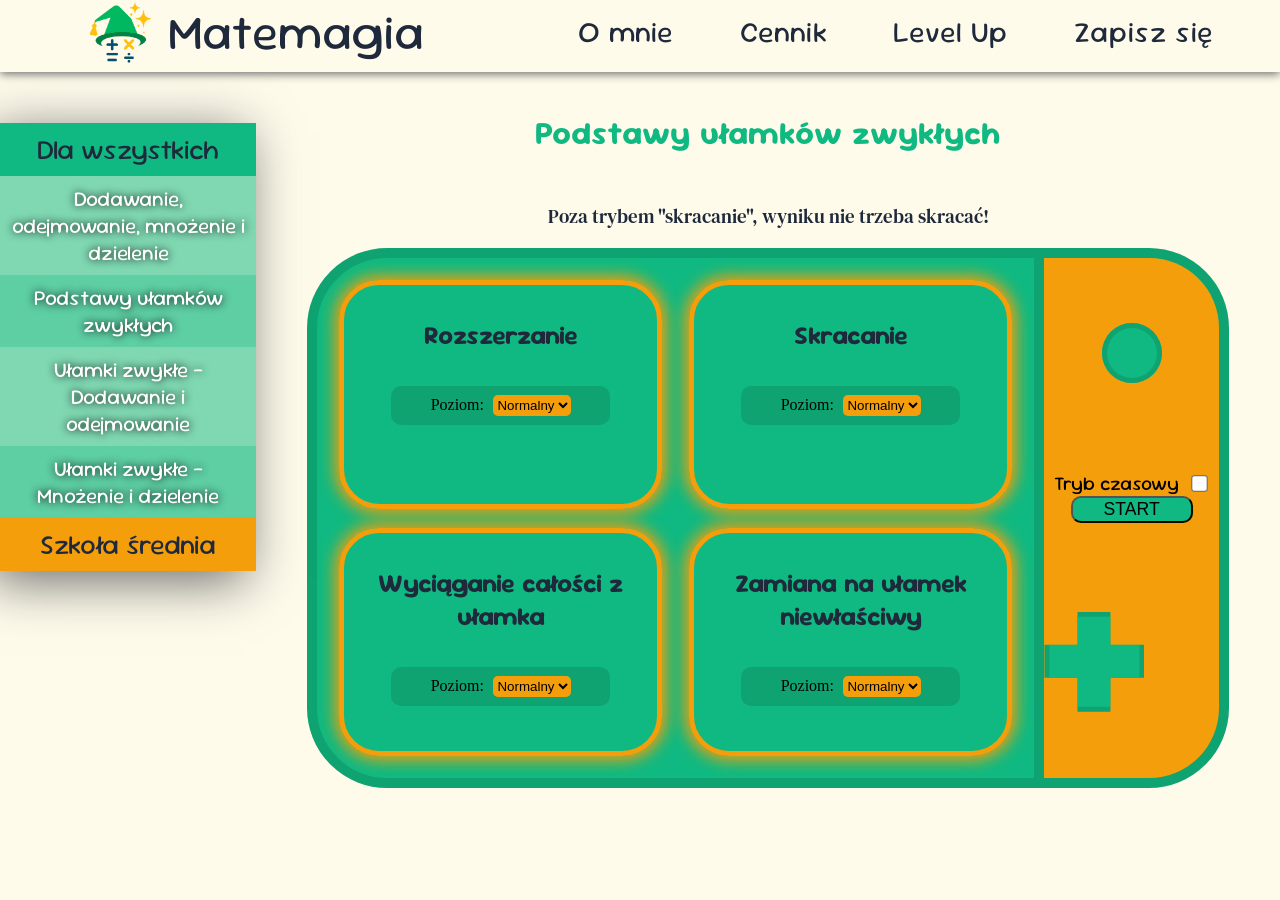
<file: Level Up/podstawy ulamkow zwyklych.html>
<!DOCTYPE html>
<html lang="en">
<head>
  <meta charset="UTF-8">
  <meta name="viewport" content="width=device-width, initial-scale=1.0">
  <link rel="stylesheet" href="style.css">
  <link rel="icon" href="../favicon.png" type="image/png">
  <title>Matemagia - Level Up</title>
</head>
<body>
  <section id="menu">
  <div id="menu_lewe">
  <img src="../icon transparent.png" alt="icon-transparent">
  <a href="../index.html#">Matemagia</a>
  </div>
  <div id="hamburger_menu">
    <span></span>
    <span></span>
    <span></span>
  </div>
  <div id="menu_prawe">
    <a href="../index.html#o_mnie_blok_glowny">O mnie</a>
    <a href="../index.html#cennik_blok_glowny">Cennik</a>
    <a href="levelup.html">Level Up</a>
    <a href="../index.html#kontakt_blok_glowny">Zapisz się</a>
  </div>
</section>

<section id="blok_glowny">
  <section id="blok_zakladek">
    <div class="zakladka_kategorii" id="dla_wszystkich">
      <a>Dla wszystkich</a>
    </div>
    <div class="zakladka_gry_nieparzyste ">
      <a href="podstawowe dzialania.html">Dodawanie, odejmowanie, mnożenie i dzielenie</a>
    </div>
    <div class="zakladka_gry_parzyste">
      <a href="podstawy ulamkow zwyklych.html">Podstawy ułamków zwykłych</a>
    </div>
    <div class="zakladka_gry_nieparzyste">
      <a href="dodawanie i odejmowanie ulamkow.html">Ułamki zwykłe - Dodawanie i odejmowanie</a>
    </div>
    <div class="zakladka_gry_parzyste">
      <a href="mnozenie i dzielenie ulamkow.html">Ułamki zwykłe - Mnożenie i dzielenie</a>
    </div>
    <div class="zakladka_kategorii" id="szkola_srednia">
      <a>Szkoła średnia</a>
    </div>
  </section>
  <section id="blok_prawy">
    <h2>Podstawy ułamków zwykłych</h2>
    <p id="porada">Poza trybem "skracanie", wyniku nie trzeba skracać!</p>
    <section id="blok_gry">
      <section id="blok_dzialania">
        <div class="tryb_gry aktywny" id="expanding">
          <h4>Rozszerzanie</h4>
            <div class="blok_wyboru_poziomu">
            <label for="difficultyExpanding">Poziom:</label>
            <select name="difficultyExpanding" id="difficultyExpanding">
              <option value="easy">Łatwy</option>
              <option value="normal" selected>Normalny</option>
            </select>
          </div>
        </div>
        <div class="tryb_gry aktywny" id="simplifying">
          <h4>Skracanie</h4>
            <div class="blok_wyboru_poziomu">
            <label for="difficultySimplifying">Poziom:</label>
            <select name="difficultySimplifying" id="difficultySimplifying">
              <option value="easy">Łatwy</option>
              <option value="normal" selected>Normalny</option>
            </select>
          </div>
        </div>
        <div class="tryb_gry aktywny" id="improperFraction">
          <h4>Wyciąganie całości z ułamka</h4>
          <div class="blok_wyboru_poziomu">
            <label for="difficultyImproperFraction">Poziom:</label>
            <select name="difficultyImproperFraction" id="difficultyImproperFraction">
              <option value="easy">Łatwy</option>
              <option value="normal" selected>Normalny</option>
            </select>
          </div>
        </div>
        <div class="tryb_gry aktywny" id="mixedNumber">
          <h4>Zamiana na ułamek niewłaściwy</h4>
            <div class="blok_wyboru_poziomu">
            <label for="difficultyMixedNumber">Poziom:</label>
            <select name="difficultyMixedNumber" id="difficultyMixedNumber">
              <option value="easy">Łatwy</option>
              <option value="normal" selected>Normalny</option>
            </select>
          </div>
        </div>
        
        <section id="blok_wyswietlone_zadanie">
          <p id="chosenGameModeText">ffff</p>
          <h3>Twoje działanie:</h3>
          <div id="TaskDisplayedBlockBasics">
            <div id="firstFillerBlock"></div>
            <div id="wholePartBlock"></div>
            <div class="fractionBlock">
              <div id="Numerator"></div>
              <div class="fractionLine"></div>
              <div id="Denominator"></div>
            </div>
            <div id="equalsBlock">=</div>
            <div id="resultWholePartBlockBasics">
              <input type="number" id="wholePartInput">
            </div>
            <div class="fractionBlock">
              <div id="resultNumerator"> <input type="number" id="numeratorInput"> </div>
              <div class="fractionLine"></div>
              <div id="resultDenominator"> <input type="number" id="denominatorInput"> </div>
            </div>
            <div id="secondFillerBlock"></div>
          </div>
          <p id="pointsText"></p>
          <p id="timeTextBlock"></p>
        </section>

      </section>
      <section id="blok_ustawien">
        <div id="klawisze_gorne_pad_border">
          <div id="klawisze_gorne_pad"></div>
        </div>
        <div id="ustawienia">
          <label for="timeMode">Tryb czasowy</label>
          <input type="checkbox" name="timeMode" id="timeMode"><br>
          <button id="przycisk_start" onclick="startGame()">START</button>
          <button id="przycisk_stop" onclick="stopGame('reset')">STOP</button>
        </div>
        <div>
          <div id="klawisze_dolne_pad_border">
            <div id="klawisze_dolne_pad"></div>
          </div>
        </div>
      </section>
    </section>

    <h2 id="stats"></h2>
  </section>
</section>
<script>
    
  document.body.addEventListener("click", (event)=>{
    if(event.target.classList.contains("aktywny")){
      event.target.classList.remove("aktywny");
      event.target.classList.add("nieaktywny");
    }
    else if(event.target.classList.contains("nieaktywny")){
      event.target.classList.remove("nieaktywny");
      event.target.classList.add("aktywny");
    }
  })
  
  let difficulty, xRange, yRange, aRange, x, y, a, gameMode, timeMode, time, timeModeInterval, defaultModeInterval, convertedTime;
  let WholePart, Numerator, Denominator;
  let chosenDivider, chosenMultiplier;
  let dividers = [];
  let WholePartResult, NumeratorResult, DenominatorResult;
  
  document.removeEventListener("keyup", checkAnswer);
  document.addEventListener("keyup", checkAnswer);
  let points = 0;
  let pointsText = document.getElementById("pointsText")
  let timeTextBlock = document.getElementById("timeTextBlock")
  
  let excludedNumbers = [7, 11,13]
  let allActive;
  
  
  
  function startGame(){
    allActive = [];
    Array.from(document.getElementsByClassName("aktywny")).forEach((element)=>{
      if(element.id === "expanding") allActive.push("expanding")
      else if(element.id === "simplifying") allActive.push("simplifying")
      else if(element.id === "improperFraction") allActive.push("improperFraction")
      else if(element.id === "mixedNumber") allActive.push("mixedNumber")
    })
    
    if(allActive.length == 0) {
      alert("Wybierz chociaż jedną kategorię!")
      return;
    }
    
    document.getElementById("przycisk_stop").style.display = "inline"
    document.getElementById("przycisk_start").style.display = "none"
    Array.from(document.getElementsByClassName("tryb_gry")).forEach((element) =>{
      element.style.display = "none"
    })
    document.getElementById("blok_wyswietlone_zadanie").style.display = "inline"
    points = 0
    
    timeMode = document.getElementById("timeMode").checked;
    
    let timeText;
    clearInterval(timeModeInterval);
    clearInterval(defaultModeInterval);

    if (!timeMode){
        pointsText.innerText = `Masz 0/10 punktów`;
        time = 0;
        updateDefaultMode()
        defaultModeInterval = setInterval(updateDefaultMode, 1000)
        
        function updateDefaultMode(){
          let minutes = Math.floor(time/60);
          let seconds = time % 60
          if (seconds < 10) seconds = `0${seconds}`
          convertedTime = `${minutes}:${seconds}`
          timeText = `Twój czas: ${convertedTime}`
          time++
          timeTextBlock.innerText = timeText
        }
      }
      
      if (timeMode){
        pointsText.innerText = `Twoje punkty: 0`;
        time = 150;
        updateTimeMode()
        timeModeInterval = setInterval(updateTimeMode, 1000);

        function updateTimeMode(){
          if (time==0){
            stopGame('timeMode')
          }
          let minutes = Math.floor(time/60);
          let seconds = time % 60
          if (seconds < 10) seconds = `0${seconds}`
          convertedTime = `${minutes}:${seconds}`
          timeText = `Pozostało: ${convertedTime}`
          time--
          timeTextBlock.innerText = timeText
        }
      }

    getExcercise()
  }
function getNumber(range){
  let number = Math.floor(Math.random() * range + 1)
  return number
}
function getExcercise(){
  document.getElementById("resultWholePartBlockBasics").style.display = "none"
  document.getElementById("wholePartBlock").style.display = "none"
  document.getElementById("wholePartInput").value = ""
  document.getElementById("numeratorInput").value = ""
  document.getElementById("denominatorInput").value = ""
  document.getElementById("firstFillerBlock").style.display = "none"
  document.getElementById("secondFillerBlock").style.display = "none"

  gameMode = allActive[Math.floor(Math.random() * allActive.length)]
  if (gameMode =="expanding") {
    difficulty = document.getElementById("difficultyExpanding").value
    document.getElementById("firstFillerBlock").style.display = "block"
    document.getElementById("secondFillerBlock").style.display = "block"
  }
  if (gameMode =="simplifying") {
    difficulty = document.getElementById("difficultySimplifying").value
    document.getElementById("firstFillerBlock").style.display = "block"
    document.getElementById("secondFillerBlock").style.display = "block"
  }
  if (gameMode =="improperFraction") {
    difficulty = document.getElementById("difficultyImproperFraction").value
    document.getElementById("resultWholePartBlockBasics").style.display = "flex"

  }
  if (gameMode =="mixedNumber") {
    difficulty = document.getElementById("difficultyMixedNumber").value
    document.getElementById("wholePartBlock").style.display = "flex"

  }

  console.log(allActive, gameMode)

  switch(gameMode){
    case "expanding":
    if(difficulty=="easy") {
      yRange = 8
      chosenMultiplier = getNumber(5) + 1
    } else {
      yRange = 15
      chosenMultiplier = getNumber(10) + 1
    }
      break
    case "simplifying":
      if(difficulty == "easy") yRange = 15
      else yRange = 50
      break
    case "improperFraction":
      if(difficulty == "easy") {
        xRange = 15
        yRange = 5
      } else {
        xRange = 35
        yRange = 15
      }
      break
    case "mixedNumber":
      if(difficulty == "easy"){
        aRange = 5
        yRange = 5
      } else {     
        aRange = 10
        yRange = 10
      }
      break
  }

  if(gameMode == "mixedNumber") a = getNumber(aRange)
  y = getNumber(yRange) + 1

  if (gameMode == "expanding" || gameMode == "simplifying" || gameMode == "mixedNumber"){
    xRange = y - 1
  }
  x = getNumber(xRange)
  if(gameMode == "improperFraction"){
    while(x < y){
      x = getNumber(xRange)
      y = getNumber(yRange)
    }
  }

  dividers = []
  if(gameMode == "simplifying"){
    while (dividers.length == 0){
      x = getNumber(xRange)
      y = getNumber(yRange)
      for(let i = y; i > 1; i--){
        if(x%i == 0 && y%i == 0)  dividers.push(i)
      }
    }
  }
  chosenDivider = dividers[Math.floor(Math.random() * dividers.length)]
  let drawnNumbers = [a, x, y]
  getResult(drawnNumbers)
} 

function getResult(drawnNumbers){
  WholePart = drawnNumbers[0];
  Numerator = drawnNumbers[1];
  Denominator = drawnNumbers[2];

  if (gameMode == "expanding") {
    NumeratorResult = Numerator * chosenMultiplier
    DenominatorResult = Denominator * chosenMultiplier
    WholePartResult = 0
    document.getElementById("chosenGameModeText").innerText = "Rozszerzanie"
  } else if(gameMode == "simplifying") {
    NumeratorResult = Numerator / chosenDivider
    DenominatorResult = Denominator / chosenDivider
    WholePartResult = 0
    document.getElementById("chosenGameModeText").innerText = "Skracanie"
  } else if(gameMode == "improperFraction"){
    DenominatorResult = Denominator
    NumeratorResult = Numerator % Denominator
    WholePartResult = Math.floor(Numerator / Denominator)
    if (NumeratorResult==0) DenominatorResult = 0
    document.getElementById("chosenGameModeText").innerText = "Wyciąganie całości z ułamka"
  } else if(gameMode == "mixedNumber"){
    DenominatorResult = Denominator
    WholePartResult = 0
    NumeratorResult = WholePart * Denominator + Numerator
    document.getElementById("chosenGameModeText").innerText = "Zamiana na ułamek niewłaściwy"
  }

  // WYSWIETLANIE ZADANIA
  document.getElementById("wholePartBlock").innerText = `${WholePart}`
  document.getElementById("Numerator").innerText = `${Numerator}`
  document.getElementById("Denominator").innerText = `${Denominator}`

  if(gameMode == "expanding" || gameMode == "simplifying"){
    let displayFraction = Math.floor(Math.random() * 2 + 1)
    if(displayFraction == 1) document.getElementById("numeratorInput").value = `${NumeratorResult}`
    else if(displayFraction == 2) document.getElementById("denominatorInput").value = `${DenominatorResult}`
  }

  function focusFirstEmptyInput() {
    const allInputs = Array.from(document.querySelectorAll("input"));
    for (let input of allInputs){
      if (input.value == 0 && getComputedStyle(input.parentElement)["display"] != "none"){
        input.focus();
        return
      }
    }
  }
  focusFirstEmptyInput()
  
}
function checkAnswer(){
  let wholePartInput = Number(document.getElementById("wholePartInput").value)
  let numeratorInput = Number(document.getElementById("numeratorInput").value)
  let denominatorInput = Number(document.getElementById("denominatorInput").value)
  console.log(WholePartResult, NumeratorResult, DenominatorResult)
  
  if (wholePartInput === WholePartResult && numeratorInput === NumeratorResult && denominatorInput === DenominatorResult){
    points ++;
    if(!timeMode){
      pointsText.innerText = `Dobra odpowiedź, masz ${points}/10 punktów`;
      if (points == 10){
        stopGame('defaultMode')
      } 
    }
    if (timeMode){
      pointsText.innerText = `Dobra odpowiedź. Twoje punkty: ${points}`;
    }
    document.activeElement.blur();
    getExcercise();
  }
  
}



function stopGame(modeOfTime){
      clearInterval(timeModeInterval);
      clearInterval(defaultModeInterval);
      document.getElementById("przycisk_stop").style.display = "none"
      document.getElementById("przycisk_start").style.display = "inline"
      Array.from(document.getElementsByClassName("tryb_gry")).forEach((element) =>{
        element.style.display = "inline"
      })
      document.getElementById("blok_wyswietlone_zadanie").style.display = "none"

      let stats = document.getElementById("stats")
      if(modeOfTime == "timeMode"){
        stats.innerText = `W trybie czasowym zdobyłeś: ${points} punktów.` 
      }
      if(modeOfTime == "defaultMode"){
        stats.innerText = `W trybie standardowym zdobyłeś ${points} punktów, w czasie ${convertedTime}`
      }
      if(modeOfTime == "reset"){
        stats.innerText = `Zatrzymałeś grę i zdobyłeś: ${points} punktów`
      }

}
</script>
</body>
</html>
</file>
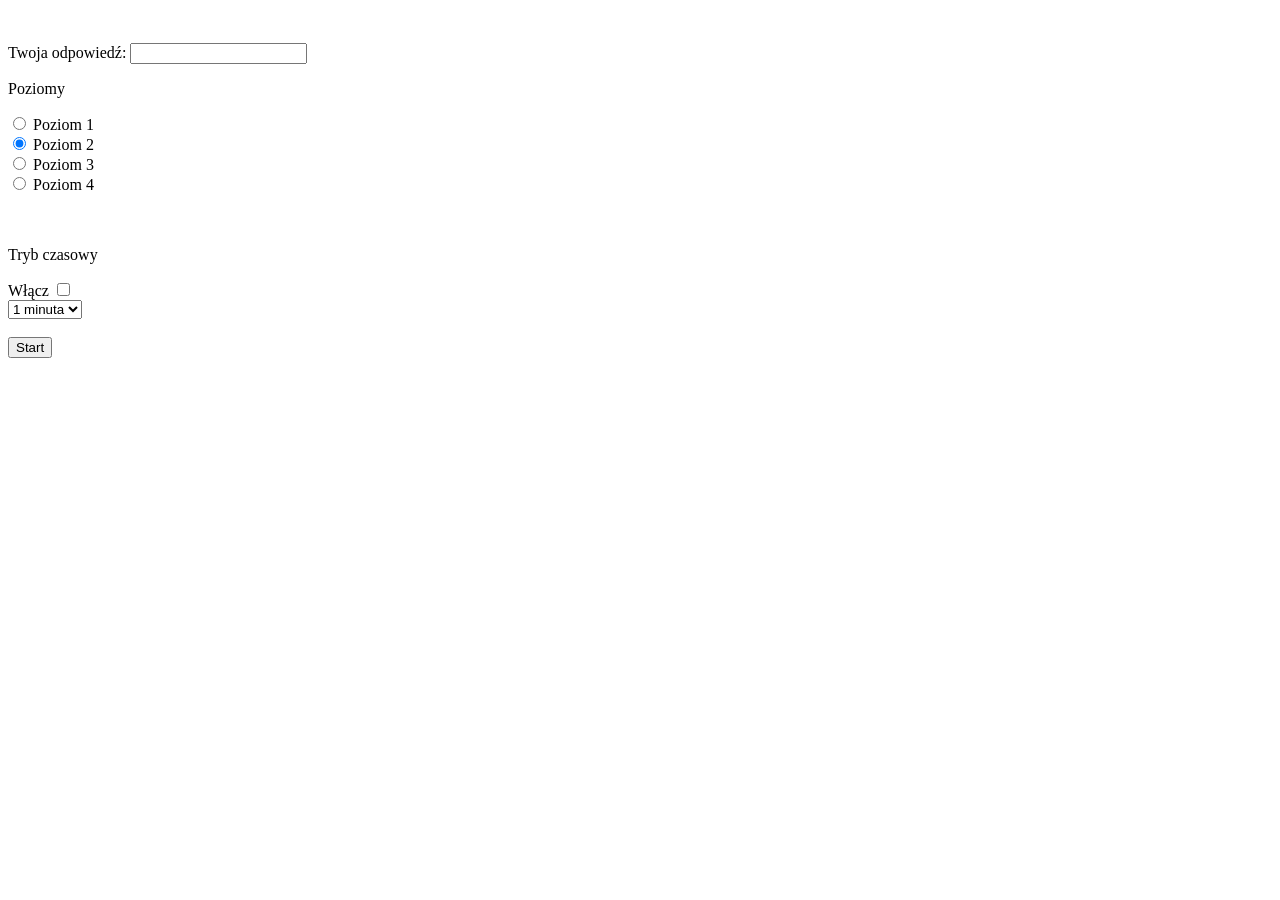
<file: skrypty gry matematyczne/dodawanie.html>
<!DOCTYPE html>
<html lang="en">
  <head>
    <meta charset="UTF-8">
    <meta name="viewport" content="width=device-width, initial-scale=1.0">
    <title>dodawanie</title>
    <link rel="stylesheet" href="styl.css">
  </head>
  <body>
    <div id="main-container">
      <div id="math">
        <h2 id="your-time"></h2>
        <h1 id="excercise"></h1>
        <label for="answer">Twoja odpowiedź:</label>
        <input type="number" id="answer" name="answer">
      </div>
      <div id="settings">
        <p>Poziomy</p>
        <input type="radio" name="level" value="level1">
        <label>Poziom 1 </label> <br>
        <input type="radio" name="level" value="level2" checked>
      <label>Poziom 2 </label> <br>
      <input type="radio" name="level" value="level3">
      <label>Poziom 3 </label> <br>
      <input type="radio" name="level" value="level4">
      <label>Poziom 4 </label> <br><br><br>
      
      <p>Tryb czasowy</p>
      <label for="time-mode">Włącz</label>
      <input type="checkbox" name="time-mode" id="time-mode"><br>
      <select name="time-chosen" id="time-chosen">
        <option value="one-minute">1 minuta</option>
        <option value="two-minutes">2 minuty</option>
        <option value="five-minutes">5 minut</option>
      </select><br><br>
      
      <button onclick="startGame()">Start</button>
    </div>
  </div>
  
  <script>
    let TimerInterval, CounterInterval
    function startGame(){
      document.getElementById("math").innerHTML=`<h2 id="your-time"></h2>
      <h1 id="excercise"></h1>
      <label for="answer">Twoja odpowiedź:</label>
      <input type="number" id="answer" name="answer">`
      document.getElementById("answer").focus();
      let number1, number2, currentTime, time;
      let points = 0;
      let timeMode = document.getElementById("time-mode")
      const yourTime = document.getElementById("your-time")
      const level = document.querySelector('input[name="level"]:checked').value;
      const excercise = document.getElementById("excercise")
      if (TimerInterval) clearInterval(TimerInterval);
      if (CounterInterval) clearInterval(CounterInterval);
      

      
      if (timeMode.checked == false) {
        time = 0
        updateTimer();
        displayNumbers()
        
        TimerInterval = setInterval(updateTimer, 1000);
        function updateTimer(){
          let minutes = Math.floor(time / 60)
          let seconds = time % 60
          currentTime = `${minutes} : ${seconds}`
          yourTime.innerText = `Aktualny czas: ${currentTime}`
          time++
        }
        
      }
      
      if (timeMode.checked){
        let timeChosen = document.getElementById("time-chosen").value;
        if (timeChosen == "one-minute") time = 10; 
        if (timeChosen == "two-minutes") time = 120; 
        if (timeChosen == "five-minutes") time = 300; 
        updateCounter();
        displayNumbers()

        CounterInterval = setInterval(updateCounter, 1000);
        function updateCounter(){
          if (time < 1){
            document.getElementById("math").innerHTML=`<h2>Koniec czasu!</h2><h2>Razem masz ${points} punktów`
          }
          let minutes = Math.floor(time / 60)
          let seconds = time % 60
          console.log(time)
          if (time > 0) {
            let timeLeft = `${minutes} : ${seconds}`
            yourTime.innerText = `Pozostały czas: ${timeLeft}`
            time--
          }
        }
      }
      
      function getRandomInt(range) {
        return Math.floor(Math.random() * (range + 1));
      }

    
      
      function displayNumbers(){
          document.getElementById("answer").value = "";
          if (level == "level1"){
            number1 = getRandomInt(10)
            number2 = getRandomInt(10)
          }
          if (level == "level2"){
            number1 = getRandomInt(100)
            number2 = getRandomInt(100)
          }
          if (level == "level3"){
            number1 = getRandomInt(1000)
            number2 = getRandomInt(1000)
          }
          if (level == "level4"){
            number1 = getRandomInt(10000)
            number2 = getRandomInt(10000)
          }
          if(!timeMode.checked) excercise.innerHTML = `Twoje punkty: ${points}/10 <br>${number1} + ${number2}`
          if(timeMode.checked) excercise.innerHTML = `Twoje punkty: ${points} <br>${number1} + ${number2}`
        }
        document.removeEventListener("keyup", checkAnswer);
        document.addEventListener("keyup", checkAnswer)
        function checkAnswer(){
         let yourAnswer = document.getElementById("answer").value
         let correctAnswer = number1 + number2
         if (yourAnswer == correctAnswer){
          points++;
          displayNumbers();
          if (!timeMode.checked && points == 10){
            clearInterval(CounterInterval);
            document.getElementById("math").innerHTML=`<h2>Twój czas to: ${currentTime}</h2>`
          }
          } 
        }

    }
  </script>
</body>
</html>
</file>
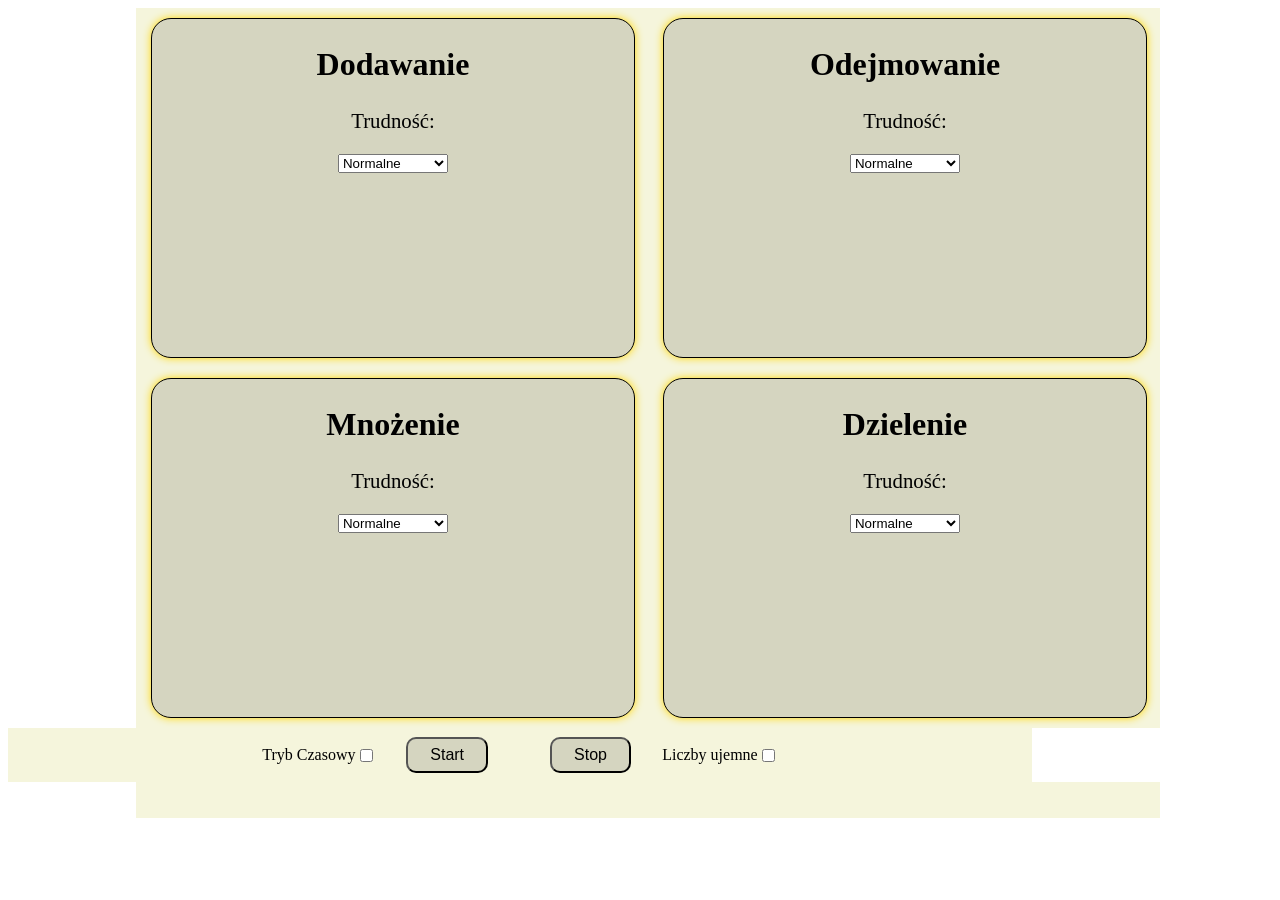
<file: skrypty gry matematyczne/wszystko.html>
<!DOCTYPE html>
<html lang="en">
<head>
  <meta charset="UTF-8">
  <meta name="viewport" content="width=device-width, initial-scale=1.0">
  <link rel="stylesheet" href="styl.css">
  <title>dzialania</title>
</head>
<body>
  <div id="mainContainer">
    <div class="mathType active" id="addition">
      <h2>Dodawanie</h2>
      <p>Trudność:</p>
      <select name="additionDifficulty" id="additionDifficulty">
        <option value="easy">Łatwe</option>
        <option value="normal" selected>Normalne</option>
        <option value="medium" >Średnie</option>
        <option value="hard">Trudne</option>
        <option value="veryHard">Bardzo Trudne</option>
      </select>
    </div>
    <div class="mathType active" id="subtraction">
      <h2>Odejmowanie</h2>
      <p>Trudność:</p>
      <select name="subtractionDifficulty" id="subtractionDifficulty">
        <option value="easy">Łatwe</option>
        <option value="normal" selected>Normalne</option>
        <option value="medium" >Średnie</option>
        <option value="hard">Trudne</option>
        <option value="veryHard">Bardzo Trudne</option>
      </select>
    </div>
    <div class="mathType active" id="multiplication">
      <h2>Mnożenie</h2>
      <p>Trudność:</p>
      <select name="multiplicationDifficulty" id="multiplicationDifficulty">
        <option value="easy">Łatwe</option>
        <option value="normal" selected>Normalne</option>
        <option value="medium" >Średnie</option>
        <option value="hard">Trudne</option>
        <option value="veryHard">Bardzo Trudne</option>
      </select>
    </div>
    <div class="mathType active" id="division">
      <h2>Dzielenie</h2>
      <p>Trudność:</p>
      <select name="divisionDifficulty" id="divisionDifficulty">
        <option value="easy">Łatwe</option>
        <option value="normal" selected>Normalne</option>
        <option value="medium" >Średnie</option>
        <option value="hard">Trudne</option>
        <option value="veryHard">Bardzo Trudne</option>
      </select>
    </div>
  </div>
  <div id="excerciseContainer">
    <h1>Powodzenia!</h1>
    <h2 class="excerciseDefaultText">Twoje działanie:</h2>
    <h2 id="excercise" >18 + 12</h2>
    <label for="answer">Twoja odpowiedź:</label>
    <input type="number" name="answer" id="answer"><br>
    <div id="statsContainer">
      <h2 id="pointsText">Punkty: </h2>
      <h2 id="timeText">Czas: </h2>
    </div>
  </div>
  <div id="buttonsArea">
    <label for="timeMode">Tryb Czasowy</label>
    <input type="checkbox" name="timeMode" id="timeMode">
    <button onclick="StartGame()">Start</button>
    <button onclick="StopGame('resetMode')">Stop</button>
    <label for="negativeMode">Liczby ujemne</label>
    <input type="checkbox" name="negativeMode" id="negativeMode">
  </div>
  <h2 id="stopGameStats"></h2>

  <script>
    document.body.addEventListener("click", (event) => {
      if (event.target.classList.contains("active")) {
        event.target.classList.remove("active");
        event.target.classList.add("inactive");
      }
      else if(event.target.classList.contains("inactive")) {
        event.target.classList.remove("inactive");
        event.target.classList.add("active");
      }
    });

    let timeModeInterval, defaultModeInterval, points, convertedTime;

    function StartGame(){
      let operationTypeChosen = [] ;

      Array.from(document.getElementsByClassName("active")).forEach((element) =>{
        if (element.id === "addition") operationTypeChosen.push("addition");
        else if (element.id === "subtraction") operationTypeChosen.push("subtraction");
        else if (element.id === "multiplication") operationTypeChosen.push("multiplication");
        else if (element.id === "division") operationTypeChosen.push("division");
      })
      if(operationTypeChosen.length == 0) {
        alert("Wybierz chociaż jedną kategorię!");
        return
      }
      document.getElementById("mainContainer").style.display = "none";
      document.getElementById("excerciseContainer").style.display = "block";
      document.getElementById("stopGameStats").innerText = ""
      document.getElementById("answer").focus();
      
      
      let firstNumber, secondNumber, result, time;
      
      clearInterval(timeModeInterval);
      clearInterval(defaultModeInterval);
      getResult();
      points = 0
      

      function getResult(){
        let drawOperationType = operationTypeChosen[Math.floor(Math.random()*operationTypeChosen.length)] 
        console.log(drawOperationType)
        let difficulty, operation, range;
        let negativeMode = document.getElementById("negativeMode").checked;

        const allOperations = {
          '+': (a, b) => a + b,
          '-': (a, b) => a - b,
          '*': (a, b) => a * b,
          '/': (a, b) => a / b,
        };

        switch (drawOperationType){
          case "addition": 
            difficulty = document.getElementById("additionDifficulty").value;
            operation = "+"
            operationText = "+"
            break;
          case "subtraction": 
            difficulty = document.getElementById("subtractionDifficulty").value;
            operation = "-"
            operationText = "-"
            break;
          case "multiplication": 
            difficulty = document.getElementById("multiplicationDifficulty").value;
            operation = "*"
            operationText = "×"
            break;
          case "division": 
            difficulty = document.getElementById("divisionDifficulty").value;
            operation = "/"
            operationText = ":"
            break;
          }
          console.log(difficulty)

        switch (difficulty){
          case "easy":
            range = 10;
            if (operation == "*") range = 10;
            if (operation == "/") range = 50;
            break;
          case "normal":
            range = 50;
            if (operation == "*") range = 10;
            if (operation == "/") range = 100;
            break;
          case "medium":
            range = 100;
            if (operation == "*") range = 50;
            if (operation == "/") range = 200;
            break;
          case "hard":
            if (operation == "+") range = 1000;
            if (operation == "-") range = 500;
            if (operation == "*") range = 50;
            if (operation == "/") range = 400;
            break;
          case "veryHard":
            if (operation == "+") range = 10000;
            if (operation == "-") range = 5000;
            if (operation == "*") range = 100;
            if (operation == "/") range = 750;
            break;
        }


        function getNumbers(range){
          document.getElementById("answer").value = "";
          let number; 
          if (!negativeMode) number = Math.floor(Math.random() * (range + 1));
          else number = Math.floor(Math.random() * (2 * range + 1) - range);
          return number;
        }
        firstNumber = getNumbers(range)
        secondNumber = getNumbers(range)

        // Validation of operations:
        //addition

        // subtraction
        if(operation == "-" && !negativeMode){
          if (difficulty)
          while (firstNumber < secondNumber) {
            firstNumber = getNumbers(range)
            secondNumber = getNumbers(range)
          }
        }
        // multiplication
        if(operation == "*"){
          do{
            firstNumber = getNumbers(range)
            secondNumber = getNumbers(range)
          }
          while (
            (difficulty == "easy" && Math.abs(firstNumber * secondNumber) >50 ) ||
            (difficulty == "normal" && Math.abs(firstNumber * secondNumber) < 20 ) ||
            (difficulty == "medium" && (Math.abs(firstNumber * secondNumber) > 1000 || (firstNumber * secondNumber) < 100)) ||
            (difficulty == "hard" &&  Math.abs(firstNumber * secondNumber) < 1000) ||
            (difficulty == "veryHard" && Math.abs(firstNumber * secondNumber) < 2000 )
          )
        }

        // division
        if(operation == "/"){
          do{
            firstNumber = getNumbers(range)
            secondNumber = getNumbers(range)
          }
          while (
            firstNumber == 0 ||
            secondNumber == 0 ||
            firstNumber % secondNumber != 0 || 
            (difficulty=="normal" && (firstNumber < 11 || secondNumber >50 || secondNumber < 2)) ||
            (difficulty=="medium" && (firstNumber < 100 || secondNumber >100 || secondNumber < 2)) ||
            (difficulty=="hard" && (firstNumber < 200 || secondNumber >200 || secondNumber < 4)) ||
            (difficulty=="veryHard" && (firstNumber < 400 || secondNumber >375 || secondNumber < 4))
          )
        }
        
        result = allOperations[operation](firstNumber, secondNumber)
        console.log(firstNumber, operation, secondNumber, "=",result)

        let firstNumberText = firstNumber
        let secondNumberText = secondNumber
        if (secondNumber < 0 ) secondNumberText = `(${secondNumber})`
        
        let excercise = `${firstNumberText} ${operationText} ${secondNumberText}`
        document.getElementById("excercise").innerText = excercise
      }

      let timeMode = document.getElementById("timeMode").checked
      let pointsText = document.getElementById("pointsText")
      let timeTextContainer = document.getElementById("timeText")
      
      if (!timeMode){
        pointsText.innerText = `Masz 0/10 punktów`;
        time = 0;
        updateDefaultMode()
        defaultModeInterval = setInterval(updateDefaultMode, 1000)
        
        function updateDefaultMode(){
          let minutes = Math.floor(time/60);
          let seconds = time % 60
          convertedTime = `${minutes}:${seconds}`
          timeText = `Twój czas: ${convertedTime}`
          time++
          timeTextContainer.innerText = timeText
        }
      }
      
      if (timeMode){
        pointsText.innerText = `Twoje punkty: 0`;
        time = 150;
        updateTimeMode()
        timeModeInterval = setInterval(updateTimeMode, 1000);

        function updateTimeMode(){
          let minutes = Math.floor(time/60);
          let seconds = time % 60
          convertedTime = `${minutes}:${seconds}`
          timeText = `Pozostało: ${convertedTime}`
          time--
          timeTextContainer.innerText = timeText
        }
      }

      document.removeEventListener("keyup", checkAnswer)
      document.addEventListener("keyup", checkAnswer)
      function checkAnswer(){
        let answer = document.getElementById("answer").value
        if (answer == result){
          points++
          if(!timeMode){
            pointsText.innerText = `Masz ${points}/10 punktów`
            if (points == 10){
              StopGame('defaultMode')
            }
          }
          if (timeMode){
            pointsText.innerText = `Twoje punkty: ${points}`
            if (time==0){
              stopGame('timeMode')
            }
          }
          getResult();
        }
      }

    }

    function StopGame(gameMode){
      clearInterval(timeModeInterval);
      clearInterval(defaultModeInterval);
      document.getElementById("mainContainer").style.display = "grid";
      document.getElementById("excerciseContainer").style.display = "none";
      let stopGameStats = document.getElementById("stopGameStats")
      console.log(points, convertedTime)

      if(gameMode == "timeMode"){
        stopGameStats.innerText = `W trybie czasowym zdobyłeś ${points} punktów.` 
      }
      if(gameMode == "defaultMode"){
        stopGameStats.innerText = `W trybie standardowym zdobyłeś ${points} punktów, w czasie ${convertedTime}`
      }
      if(gameMode == "resetMode"){
        stopGameStats.innerText = `Zatrzymałeś grę i zdobyłeś ${points} punktów`
      }
      

    }
  </script>
</body>
</html>
</file>
<file: style.css>
/* CZCIONKI  i KOLORY */
@import url('https://fonts.googleapis.com/css2?family=Sour+Gummy:ital,wght@0,100..900;1,100..900&display=swap');
@import url('https://fonts.googleapis.com/css2?family=DM+Serif+Text:ital@0;1&family=Sour+Gummy:ital,wght@0,100..900;1,100..900&display=swap');

:root {
  --glowny: #10b981;
  --tlo: #fffbeb;
  --tekst: #1e293b;
  --akcent: #f59e0b;
  --dodatkowy: #64748b;
}

/* width */
::-webkit-scrollbar {
  width: 10px;
  background-color: #fffdf4;
}

/* Handle */
::-webkit-scrollbar-thumb {
  background: var(--akcent); 
  border-radius: 10px;
  height: 100px;
}


/* ANIMACJE */
@keyframes slideDown{
  to{
    opacity: 1;
    transform: translateY(0);
  }
}
@keyframes symbole {
  0%, 100% { transform: translate(0,0) rotate(0deg); opacity: 0.3; }
  25% { transform: translate(7rem,-8rem) rotate(90deg); opacity: 0.1; }
  50% { transform: translate(-8rem,-1rem) rotate(180deg); opacity: 0.3; }
  75% { transform: translate(3rem,-4rem) rotate(270deg); opacity: 0.4; }
}

@keyframes pulsowanie{
  50%{transform: scale(1.2); border-color: var(--akcent); background-color: var(--akcent);}
  100%{transform: scale(1); border-color: var(--glowny); background-color: var(--glowny);}
}

html {
  scroll-behavior: smooth;
}
body{
  background-color: var(--tlo);
  margin: 0;
  overflow-x: hidden;
}
h1,a{
  color: var(--tekst);
  font-family: Sour Gummy;
}

h3{
  color: var(--glowny);
}

h2{
  font-size: 4rem;
  letter-spacing: 1px;
  color: var(--glowny);
  width: 100%;
  text-align: center;
  font-family: Sour Gummy;
}
p{
  font-family: DM Serif Text;
  color: var(--tekst);
}
span{
  color: var(--akcent);
}

/* MENU */
#hamburger_menu{
  display: none;
}

#menu{
  background-color: #fffbeb;
  display: flex;
  height: 8vh;
  position: fixed;
  width: 100%;
  top: 0;
  z-index: 2;
}

#menu_lewe{
  width: 30%;
  display: flex;
  flex-direction: row;
  align-items: center;
  justify-content: center;
}

#menu_lewe a{
  font-size: 3rem;
  line-height: 3rem;
  letter-spacing: 1px;
  text-decoration: none;
  color: var(--tekst);
}

#menu_lewe img{
  height: 90%;
  margin-right: 3%;
  align-self: flex-start;
}

#menu_prawe{
  width: 50%;
  display: flex;
  flex-direction: row;
  align-items: center;
  justify-content: space-evenly ;
}

#menu_prawe a{
    font-size: 1.8rem;
    line-height: 1.8rem;
    letter-spacing: 1px;
    text-decoration: none;
    color: var(--tekst);
    transition: all 0.3s ease;
}

#menu_prawe a::after, #menu_lewe a::after{
  content: "";
  display: block;
  width: 0;
  height: 0.15rem;
  background: var(--glowny);
  margin-top: 5px;
  transition: all 0.3s ease;
}

/* MENU MEDIA QUERIES */
@media (max-width: 1400px){
  #menu_lewe{
    width: 40%;
  }
  #menu_prawe{
    width: 60%;
  }
}
@media (max-width: 900px){
  #hamburger_menu{
    position: relative;
    display: flex;
    flex-direction: column;
    justify-content: space-between;
    align-self: center;
    margin-right: 5%;
    width: 1.5rem;
    height: 1.1rem;
  }

  #hamburger_menu span{
    display: block;
    width: 100%;
    background: black;
    height: 3px;
    position: relative;
    top: 0;
    left: 0;
    transition: 0.5s ease;
  }
  #hamburger_menu.menu_otwarte :nth-child(1){
    transform: rotate(45deg);
    position: absolute;
    top: 50%;
    left: 0;
  }
  #hamburger_menu.menu_otwarte :nth-child(2){
    display: none;
  }
  #hamburger_menu.menu_otwarte :nth-child(3){
    transform: rotate(-45deg);
    position: absolute;
    top: 50%;
    left: 0;
  }

  #menu_prawe a, #menu_lewe a {
    font-size: 1.5rem;
    color: var(--glowny);
  }
  #menu_prawe{
    display: flex;
    flex-direction: column;
    position: absolute;
    top: 8vh;
    right: -60%;
    background-color: #fffbeb;
    border-left: 1px solid #f8e6a5;
    border-bottom: 1px solid #f8e6a5;
    border-bottom-left-radius: 20px;
    transition: 0.5s ease;
  }

  #menu_prawe.menu_otwarte{
    right: 0;
  }

  #menu_lewe{
    width: 100%;
  }

  #menu{
    padding-top: 1vh;
  }

  @media (min-width: 481px){
    #hamburger_menu{
      width: 2.1rem;
      height: 1.3rem;
    }
    #menu_lewe a{
      font-size: 2.5rem;
    }
  }
}

/* MENU HOVERY */
@media (hover: hover) {
  #menu_prawe a:hover, #menu_lewe a:hover{
      color: var(--glowny);
  }

  #menu_prawe a:hover::after, #menu_lewe a:hover::after{
      width: 100%;
  }
}


/* BANER */
#baner {
  cursor:default;
  width: 100%;
  display: flex;
  align-items: center;
  justify-content: center;
  flex-direction: column;
  height: 100vh;
}

#baner img {
  width: 15%;
}

#baner p {
  font-size: 2rem;
}

#baner > :nth-child(2) {
  animation: slideDown 2s forwards;
  animation-delay: 0s;
  opacity: 0;
  transform: translateY(-3rem);
}

#baner > :nth-child(3) {
  animation: slideDown 2s forwards;
  animation-delay: 0.5s;
  opacity: 0;
  transform: translateY(-3rem);
}

#baner > :nth-child(4) {
  animation: slideDown 2s forwards;
  animation-delay: 1s;
  opacity: 0;
  transform: translateY(-3rem);
}

.latajace_symbole{
  position:absolute;
  font-size: 2.5rem;
  color: var(--akcent);
  opacity: 0.3;
  animation:symbole 15s infinite linear;
}

.latajace_symbole:nth-child(1){top: 30%; left: 40%; animation-delay: 0s;}
.latajace_symbole:nth-child(2){top: 35%; left: 75%; animation-delay: -2s;}
.latajace_symbole:nth-child(3){top: 25%; left: 65%; animation-delay: -4s;}
.latajace_symbole:nth-child(4){top: 80%; left: 50%; animation-delay: -6s;}
.latajace_symbole:nth-child(5){top: 45%; left: 80%; animation-delay: -8s;}
.latajace_symbole:nth-child(6){top: 20%; left: 15%; animation-delay: -10s;}
.latajace_symbole:nth-child(7){top: 90%; left: 90%; animation-delay: -12s;}
.latajace_symbole:nth-child(8){top: 50%; left: 20%; animation-delay: -6s;}
.latajace_symbole:nth-child(9){top: 75%; left: 30%; animation-delay: -8s;}
.latajace_symbole:nth-child(10){top: 90%; left: 5%; animation-delay: -10s;}
.latajace_symbole:nth-child(11){top: 70%; left: 70%; animation-delay: -12s;}

/* BANER MEDIA QUERIES */
@media (max-width: 1024px){
  .latajace_symbole:nth-child(3), .latajace_symbole:nth-child(10), .latajace_symbole:nth-child(11){
    display: none;
  }
  #baner img{
    width: 20%;
  }
  #baner p{
    font-size: 1.7rem;
  }
}
@media (max-width: 768px){
  .latajace_symbole:nth-child(3), .latajace_symbole:nth-child(5), .latajace_symbole:nth-child(10), .latajace_symbole:nth-child(11){
    display: none;
  }
  #baner img{
    width: 40%;
  }
  #baner p{
    width: 80%;
    font-size: 1.2rem;
    text-align: center;
  }
    @media (min-width: 481px){
      .latajace_symbole:nth-child(3), .latajace_symbole:nth-child(10), .latajace_symbole:nth-child(11){
        display: flex;
      }
      #baner img{
        width: 32%;
      }
      #baner p{
        font-size: 1.7rem;
      }
    }
}

/* O MNIE */

#o_mnie_blok_glowny{
  width: 65%;
  margin-left: auto;
  margin-right: auto;
  scroll-margin-top: 8vh;
}


#o_mnie_blok_glowny h3{
color: var(--glowny);
font-size: 1.7rem;
margin: 1vh 0;
}

#o_mnie_blok_glowny p{
  font-size: 1.3rem;
  margin: 0;
  line-height: 1.8rem;
}

.o_mnie_tekst{
  width: 89%;
  background-color: white;
  padding: 1% 3%;
  margin: 1.5vh 0 1.5vh 2%;
  border-radius: 20px;
  box-shadow: -3px 4px 7px 0px gray;
  transition: 0.3s ease ;
  transition-delay: 50ms;
  cursor: default;
  position: relative;
}

.o_mnie_kropka{
  width: 1%;
  height: 12px;
  border-radius: 100%;
  background-color: #10b981;
  border: 0.3rem solid var(--glowny);
  animation:  pulsowanie 4s infinite;
  position: relative;
  left: 0;
  top: 45%;
}

#opis_o_mnie{
  position: relative;
  display: flex;
  justify-self: center;
  justify-content: space-around;
  align-items: center;
  flex-wrap: wrap;
}
#opis_o_mnie::before{
  display: block;
  content: '';
  position: absolute;
  background: linear-gradient(to bottom, var(--glowny), var(--akcent));
  width: 3px;
  top: 0;
  bottom: 0;
  left: 1%;
}

/* O MNIE MEDIA QUERIES */
@media(max-width: 1024px){
  #o_mnie_blok_glowny{
    width: 80%;
  }

  .o_mnie_tekst{
    width: 86%;
    padding: 3% 5%;
    margin: 1.5vh 0;
  }

  .o_mnie_kropka{
    height: 6px; left: -6.5%;
  }

  #opis_o_mnie::before{
    width: 2px; 
    left: -5%;
  }

  #o_mnie_blok_glowny h2{font-size: 2.4rem;}

  #o_mnie_blok_glowny h3{
    font-size: 1.2rem;
    margin-bottom: 2vh;
  }

  #o_mnie_blok_glowny p{
    font-size: 1rem;
    line-height: 1.4rem;
  }

  @media (min-width: 481px){
    #o_mnie_blok_glowny{
      width: 70%;
    }
    .o_mnie_tekst{
      width: 90%;
      padding: 3% 3%;
      margin: 1vh 0;
    }
    .o_mnie_kropka{
      left: -4.5%;
    }
    #o_mnie_blok_glowny h2{
      font-size: 3.2rem;
    }
    #opis_o_mnie::before{
      left: -3%;
    }
    #o_mnie_blok_glowny h3{
      font-size: 1.5rem;
      margin-bottom: 1vh;
    }
      #o_mnie_blok_glowny p{
      font-size: 1.1rem;
      line-height: 1.5rem;
    }
  }
}

/* O MNIE HOVERY */
@media (hover:hover){
  .o_mnie_tekst:hover{
    box-shadow: -5px 8px 13px 0px gray;
    transform: translateY(-1vh);
  }
}

/* O ZAJĘCIACH */
#o_zajeciach_blok_glowny{
  width: 60%;
  margin-left: auto;
  margin-right: auto;
  scroll-margin-top: 8vh;
}

#o_zajeciach_blok{
  display: flex;
  flex-wrap: wrap;
  justify-content: space-around;
  cursor: default;
}

.o_zajeciach_opis{
  width: 40%;
  background-color: white;
  padding: 1% 3%;
  margin: 1.5vh 0 1.5vh 2%;
  border-radius: 20px;
  box-shadow: -3px 4px 7px 0px gray;
  transition: all 0.5s ease ;
  transition-delay: 50ms;
  cursor: default;
  border: 1px solid rgba(0, 0, 0, 0);
}

.o_zajeciach_opis h3{
  font-size: 1.7rem;
  margin: 1vh;
  text-align: center;
}
.o_zajeciach_opis p{
  font-size: 1.3em;
  text-align: center;
}
.o_zajeciach_opis span{
  font-size: 1rem;

}


#cta_zglos_sie{
  margin-top: 10vh;
  width: 20%;
  height: 7vh;
  background: linear-gradient(to right, var(--glowny), var(--akcent));
  display: flex;
  justify-content: center;
  align-items: center;
  border-radius: 20px;
  justify-self: center;
  color: white;
  text-decoration: none;
  font-size: 2rem;
  box-shadow: -3px 4px 7px 0px gray;
  transition: all 0.2s ease-out;
}

/* O ZAJECIACH MEDIA QUERIES */
@media(max-width: 1450px){
  #cta_zglos_sie{
    width: 30%;
  }
}
@media(max-width: 1024px){
  #o_zajeciach_blok_glowny{
    width: 90%;
  }
  #o_zajeciach_blok_glowny h2{
    font-size: 2.4rem;
  }
  .o_zajeciach_opis h3{
    font-size: 1.2rem;
    text-align: center;
  }
  .o_zajeciach_opis p{
    text-align: center;
    font-size: 1rem;
  }
  .o_zajeciach_opis{
    display: flex;
    flex-direction: column;
    justify-content: space-around;
  }
  #cta_zglos_sie{
    width: 60%;
    font-size: 1.5rem;
  }
  @media(min-width:481px){
    #o_zajeciach_blok_glowny h2{
      font-size: 3.2rem;
    }
    .o_zajeciach_opis h3{
      font-size: 1.5rem;
      margin-bottom: 0;
    }
    .o_zajeciach_opis p{
      font-size: 1.1rem;
    }
  }

  @media(min-width: 550px){
    #cta_zglos_sie{
      width: 40%;
    }
  }
}

/* O ZAJECIACH HOVERY */
@media (hover: hover){
  .o_zajeciach_opis:hover{
   box-shadow: -5px 8px 13px 0px #587a6d;
   transform: translate(1vh, -1vh) scale(1.1);
   rotate: 1.5deg ;
   border: 1px solid var(--glowny);
  }
  #cta_zglos_sie:hover{
    transform: scale(1.2);
    box-shadow: -6px 5px 15px 3px #227458;
  }
}

/* CENNIK */
#cennik_blok_glowny{
  width: 60%;
  margin-left: auto;
  margin-right: auto;
  scroll-margin-top: 8vh;
}

.cennik_kontener{
  display: flex;
  justify-content: space-around;
  flex-wrap: wrap;
}

.cennik_blok{
  width: 35%;
  padding: 3% 2%;
  margin: 0 2%;
  display: flex;
  flex-wrap: wrap;
  flex-direction: column;
  align-items: center;
  text-align: center;
  background-color: white;
  border-radius: 30px;
  box-shadow: -3px 4px 7px 0px gray;
  cursor: default;
  transition: all 0.5s ease;
  transform-origin: 50% 10%;
}


.cennik_dziurka{
  width: 20px;
  background-color: var(--tlo);
  height: 20px;
  border-radius: 100%;
  box-shadow: -1px 2px 4px 1px gray;
}

.cennik_blok p{
  font-size: 1.3rem;
  line-height: 2rem;
}

.cennik_tytul p{
  font-size: 2rem;
  margin: 0;
  padding-bottom: 1vh;
  padding-top: 4vh;
  border: 0px;
  color: var(--glowny);
}

.cennik_cena p{
  font-size: 1.8rem;
  color: var(--akcent);
  text-shadow: 0px 0px 40px gray;
}
/* CENNIK MEDIA QUERIES */

@media(max-width: 1024px){
  #cennik_blok_glowny{
    width: 90%;
  }
  #cennik_blok_glowny h2{
    font-size: 3.2rem;
  }
  .cennik_blok{
    width: 40%;
    padding: 3% 3%;
  }
  .cennik_blok p{
    font-size: 1.2rem;
  }
  .cennik_tytul p{
    font-size: 1.7rem;
  }
  .cennik_cena p{
    font-size: 1.8rem;
  }
}
@media(max-width: 640px){
  .cennik_blok{
    width: 80%;
    margin-top: 3vh;
  }
}

@media(max-width: 480px){
  #cennik_blok_glowny{
    width: 95%;
  }
  #cennik_blok_glowny h2{
    font-size: 2.4rem;
  }
  .cennik_blok{
    width: 80%;
    margin-top: 3vh;
  }
  .cennik_blok p{
    font-size: 1.1rem;
    line-height: 1.2rem;
  }
  .cennik_tytul p{
    font-size: 1.5rem;
  }
  .cennik_cena p{
    font-size: 1.6rem;
  }
}

/* CENNIK HOVERY */
@media (hover:hover){
  .cennik_blok:nth-child(1):hover{
    transform: rotate(7deg);
  }
  
  .cennik_blok:nth-child(2):hover{
    transform: rotate(-7deg);
  }
}

/* SKONTAKTUJ SIĘ */

#kontakt_blok_glowny{
  width: 60%;
  display: flex;
  scroll-margin-top: 8vh;
  flex-wrap: wrap;
  justify-self: center;
  justify-content: space-between;
}

.kontakt_blok{
  width: 48%;
}

.kontakt_link_blok{
  margin: 2vh 1vw;
  display: flex;
  justify-content: space-between;
  background-color: white;
  padding: 1vh 3vw;
  border-radius: 15px;
  box-shadow: -3px 4px 7px 0px gray;
  transition: 0.5s ease;
  border: 1px solid rgba(0, 0, 0, 0);
}


.kontakt_link_blok img{
  width: 13%;
  align-self: center;
}

.kontakt_link_tekst{
  width: 82%;
  font-size: 1.3rem;
}

.kontakt_link_tekst :nth-child(1){
  margin: 0.5vh 0;
  letter-spacing: 1px;
}
.kontakt_link_tekst :nth-child(2){
  font-size: 1.25rem;
  margin: 0;
  color: var(--akcent);
}

.kontakt_formularz{
  width: 85%;
  display: flex;
  justify-self: center;
  flex-direction: column;
  background-color: white;
  padding: 4vh 7.5%;
  border-radius: 15px;
  box-shadow: -2px 2px 4px 0px gray;
}

.kontakt_formularz label{
  font-size: 1.4rem;
  font-family: DM Serif Text;
  letter-spacing: 1px;
  color: var(--glowny);
}

.kontakt_formularz input{
  font-family: DM Serif Text;
  margin-bottom: 2.4vh;
  margin-top: 1vh;
  font-size: 1rem;
  padding: 2% 3%;
  border-radius: 5px;
  border: 1px solid rgba(128, 128, 128, 0.5);
  transition: all 0.4s ease;
}

.kontakt_formularz input:focus{
  outline: none;
  border: 1px solid var(--glowny);
  box-shadow: -1px 1px 5px 0px #227458;
}

.kontakt_formularz input::placeholder{
  font-size: 0.9rem;
  opacity: 0.7;
} 

.kontakt_formularz textarea{
  margin-bottom: 2vh;
  margin-top: 1vh;
  font-size: 1rem;
  font-family: DM Serif Text;
  padding: 2% 3%;
  border-radius: 5px;
  border: 1px solid rgba(128, 128, 128, 0.5);
  transition: all 0.4s ease;
}

.kontakt_formularz textarea::placeholder{
  font-size: 0.9rem;
  opacity: 0.7;
  font-family: DM Serif Text;
}

.kontakt_formularz textarea:focus{
  outline: none;
  border: 1px solid var(--glowny);
  box-shadow: -1px 1px 5px 0px #227458;
}

.kontakt_formularz input[type='submit']{
  margin-bottom: 0;
  border: none;
  background-color: var(--glowny);
  color: white;
  font-size: 1.5rem;
  padding: 3% 3%;
  font-weight: bold;
  transition: all 0.4s ease;
  cursor: pointer;
}
#mobile_email_br{
  display: none;
}

/* KONTAKT MEDIA QUERIES */
@media(max-width: 1024px){
  #kontakt_blok_glowny{
    width: 90%;
  }
  #kontakt_blok_glowny h2{
    font-size: 3.2rem;
  }
  .kontakt_formularz input[type='submit']{
    font-size: 1.3rem;
  }
}
@media(max-width: 480px){
  #kontakt_blok_glowny{
    width: 90%;
  }
  #kontakt_blok_glowny h2{
    font-size: 2.4rem;
  }
  .kontakt_link_tekst{
    font-size: 1.2rem;
  }
  .kontakt_link_tekst :nth-child(2){
    font-size: 1.1rem;
  }
  #mobile_email_br{
    display: block;
  }
  .kontakt_formularz label{
    font-size: 1.1rem;
  }
  .kontakt_formularz input[type='submit']{
    font-size: 1rem;
  }
}


/* KONTAKT HOVERY */
@media (hover:hover){
  .kontakt_link_blok:hover{
    box-shadow: -3px 4px 9px 0px #bd821c;
    transform: translate(20px);
    border: 1px solid var(--akcent);
  }  
  .kontakt_formularz input[type='submit']:hover{
    background-color: rgb(0, 156, 104);
    transform: translate(0, -0.5vh);
  }
}

/* STOPKA */
footer{
  width: 100%;
  margin-top: 15vh;
  background-color: rgb(0, 156, 104);
  height: 10vh;
  display: flex;
  justify-content: center;
  align-items: center;
}

#stopka_tekst p{
  color: white;
  font-size: 1.2rem;
}

/* STOPKA MEDIA QUERIES */
@media(max-width: 480px){
  #stopka_tekst p{
    color: white;
    font-size: 0.9rem;
    text-align: center;
  }
}
</file>
<file: Level Up/style.css>
/* CZCIONKI  i KOLORY */
@import url('https://fonts.googleapis.com/css2?family=Sour+Gummy:ital,wght@0,100..900;1,100..900&display=swap');
@import url('https://fonts.googleapis.com/css2?family=DM+Serif+Text:ital@0;1&family=Sour+Gummy:ital,wght@0,100..900;1,100..900&display=swap');

:root {
  --glowny: #10b981;
  --tlo: #fffbeb;
  --tekst: #1e293b;
  --akcent: #f59e0b;
  --dodatkowy: #64748b;
}

/* width */
::-webkit-scrollbar {
  width: 10px;
  background-color: #fffdf4;
}

/* Handle */
::-webkit-scrollbar-thumb {
  background: var(--akcent); 
  border-radius: 10px;
  height: 100px;
}

html {
  scroll-behavior: smooth;
}
body{
  background-color: var(--tlo);
  margin: 0;
  overflow-x: hidden;
}
h1,a{
  color: var(--tekst);
  font-family: Sour Gummy;
}

h3{
  color: var(--glowny);
}

h2{
  font-size: 4rem;
  letter-spacing: 1px;
  color: var(--glowny);
  width: 100%;
  text-align: center;
  font-family: Sour Gummy;
}
p{
  font-family: DM Serif Text;
  color: var(--tekst);
}
span{
  color: var(--akcent);
}

/* MENU */
#hamburger_menu{
  display: none;
}

#menu{
  background-color: #fffbeb;
  display: flex;
  position: fixed;
  height: 8vh;
  width: 100%;
  top: 0;
  z-index: 2;
  box-shadow: 0px 2px 9px dimgray;
}

#menu_lewe{
  width: 30%;
  display: flex;
  flex-direction: row;
  align-items: center;
  justify-content: center;
}

#menu_lewe a{
  font-size: 3rem;
  line-height: 3rem;
  letter-spacing: 1px;
  text-decoration: none;
  color: var(--tekst);
}

#menu_lewe img{
  height: 90%;
  margin-right: 3%;
  align-self: flex-start;
}

#menu_prawe{
  width: 50%;
  display: flex;
  flex-direction: row;
  align-items: center;
  justify-content: space-evenly ;
}

#menu_prawe a{
    font-size: 1.8rem;
    line-height: 1.8rem;
    letter-spacing: 1px;
    text-decoration: none;
    color: var(--tekst);
    transition: all 0.3s ease;
}

#menu_prawe a::after, #menu_lewe a::after{
  content: "";
  display: block;
  width: 0;
  height: 0.15rem;
  background: var(--glowny);
  margin-top: 5px;
  transition: all 0.3s ease;
}

/* MENU MEDIA QUERIES */
@media (max-width: 1400px){
  #menu_lewe{
    width: 40%;
  }
  #menu_prawe{
    width: 60%;
  }
}
@media (max-width: 900px){
  #hamburger_menu{
    position: relative;
    display: flex;
    flex-direction: column;
    justify-content: space-between;
    align-self: center;
    margin-right: 5%;
    width: 1.5rem;
    height: 1.1rem;
  }

  #hamburger_menu span{
    display: block;
    width: 100%;
    background: black;
    height: 3px;
    position: relative;
    top: 0;
    left: 0;
    transition: 0.5s ease;
  }
  #hamburger_menu.menu_otwarte :nth-child(1){
    transform: rotate(45deg);
    position: absolute;
    top: 50%;
    left: 0;
  }
  #hamburger_menu.menu_otwarte :nth-child(2){
    display: none;
  }
  #hamburger_menu.menu_otwarte :nth-child(3){
    transform: rotate(-45deg);
    position: absolute;
    top: 50%;
    left: 0;
  }

  #menu_prawe a, #menu_lewe a {
    font-size: 1.5rem;
    color: var(--glowny);
  }
  #menu_prawe{
    display: flex;
    flex-direction: column;
    position: absolute;
    top: 8vh;
    right: -60%;
    background-color: #fffbeb;
    border-left: 1px solid #f8e6a5;
    border-bottom: 1px solid #f8e6a5;
    border-bottom-left-radius: 20px;
    transition: 0.5s ease;
  }

  #menu_prawe.menu_otwarte{
    right: 0;
  }

  #menu_lewe{
    width: 100%;
  }

  #menu{
    padding-top: 1vh;
  }

  @media (min-width: 481px){
    #hamburger_menu{
      width: 2.1rem;
      height: 1.3rem;
    }
    #menu_lewe a{
      font-size: 2.5rem;
    }
  }
}

/* MENU HOVERY */
@media (hover: hover) {
  #menu_prawe a:hover, #menu_lewe a:hover{
      color: var(--glowny);
  }

  #menu_prawe a:hover::after, #menu_lewe a:hover::after{
      width: 100%;
  }
}

/* GŁÓWNY */
#blok_glowny{
  display: grid;
  position: relative;
  top: 8vh;
  grid-template-columns: 20% 80%;
}

#blok_glowny a:visited{
  text-decoration: none;
}
#blok_glowny a{
  text-decoration: none;
}

#blok_zakladek{
  width: 100%;
  height: max-content;
  margin-top: 20%;
  background-color: var(--tlo);
  box-shadow: -10px 10px 50px dimgray;
  z-index: 1;
}

.zakladka_kategorii{

  padding: 1vh 8%;
  text-align: center;
}
.zakladka_kategorii a{
  font-size: 2rem;
  margin: 0;
  font-family: Sour Gummy;
}

.zakladka_gry_parzyste{
  padding: 1vh 3%;
  background-color: #10b981ab;
  font-size: 1.3rem;
  text-align: center;
}
.zakladka_gry_parzyste a{
  color: white;
  text-shadow: 0px 0px 9px black;
}
.zakladka_gry_nieparzyste{
  padding: 1vh 3%;
  background-color: #10b98188;
  font-size: 1.3rem;
  text-align: center;
}
.zakladka_gry_nieparzyste a{
  color: white;
  text-shadow: 0px 0px 9px black;
}

#dla_wszystkich{
  background-color: var(--glowny);
}

#szkola_srednia{
  background-color: var(--akcent);
}
#blok_prawy{
  width: 100%;
  height: 92vh;
  background-color: var(--tlo);
  display: flex;
  justify-content: center;
  align-items: center;
  flex-direction: column;
}
#blok_prawy #opis_level_up p{
  text-align: center;
  font-size: 1.5rem;
  font-family: DM Serif Text;
  text-shadow: 0 0 8px rgb(165, 165, 165);
}
#blok_prawy h2{
  width: 100%;
  height: 8vh;
  margin: 0;
  font-size: 3rem;
}

#blok_gry{
  width: 80%;
  height: 60vh;
  display: grid;
  grid-template-columns: 80% 20%;
  border-radius: 80px;
}

#blok_dzialania{
  background-color: var(--glowny);
  border-top-left-radius: 80px;
  border-bottom-left-radius: 80px;
  border: 10px solid #10a372;
  display: grid;
  grid-template-columns: 48% 48%;
  grid-template-rows: 48% 48%;
  gap: 4%;
  padding: 3%;
}

.tryb_gry{
  border: 10px solid #10a372;
  border-radius: 40px;
  text-align: center;
}

.tryb_gry h3{
  color: var(--tekst);
  font-size: 2.3rem;
  margin-left: auto;
  margin-right: auto;
  width: max-content;
  font-family: Sour Gummy;
}
.tryb_gry h4{
  color: var(--tekst);
  font-size: 2rem;
  margin-left: auto;
  margin-right: auto;
  font-family: Sour Gummy;
}
.blok_wyboru_poziomu{
  background-color: #10a372;
  width: 50%;
  padding: 1vh 0;
  margin-left: auto;
  margin-right: auto;
  border-radius: 10px;
}
.blok_wyboru_poziomu p{
  margin: 0;
}
select{
  text-align: center;
  background-color: #10b981;
  border: none;
  border-radius: 5px;
  padding: 2px 0;  
}
label{
  margin-right: 5px;
}
.aktywny{
  box-shadow: 0 0 15px 4px var(--akcent);
  border: 5px solid var(--akcent);
}
.aktywny select{
  background-color: var(--akcent);
}

.aktywny h3{
  text-shadow: 5px 2px 15px var(--akcent);
}
#blok_ustawien{
  background-color: #f59e0b;
  border-top-right-radius: 80px;
  border-bottom-right-radius: 80px;
  border: 10px solid #10a372;
  border-left: none;
  display: grid;
  gap: 2%;
  grid-template-rows: 24% 40% 32%;
}
#ustawienia{
  text-align: center;
  font-size: 1.55rem;
  margin-top: auto;
  margin-bottom: auto;
  font-family: Sour Gummy;
}
#ustawienia input{
  transform: scale(1.3);
}
#ustawienia button{
  width: 50%;
  font-size: 1.3rem;
  border-radius: 10px;
}
#przycisk_start{
  background-color: #10b981;
}
#przycisk_stop{
  display: none;
  text-align: center;
  background-color: rgb(253, 45, 45);
}

#blok_wyswietlone_zadanie{
  display: none;
  grid-column: 1 / span 2;
  grid-row: 1 / span 2;
  background-color: var(--tekst);
  border: 10px solid #10a372;
  margin: auto;
  width: 93%;
  height: 93%;
  text-align: center;
}
#blok_wyswietlone_zadanie h3{
  color: var(--glowny);
  font-size: 2rem;
  font-family: Sour Gummy;
}
#blok_wyswietlone_zadanie label{
  color: var(--akcent);
  font-size: 1.3rem;
}
#punkty_tekst, #czas_tekst{
  color: var(--glowny);
  font-size: 1.3rem;
}
#blok_wyswietlone_zadanie input{
  font-size: 1.3rem;
  background-color: var(--akcent);
  border-radius: 10px;
  border: 1px solid black;
  padding: 5px 10px;
}
#dzialanie_wyswietlone{
  font-size: 3rem;
  color: var(--akcent);
}

#klawisze_dolne_pad_border{
  background-color: #10a372;
  height: 120px;
  width: 120px;
  display: flex;
  justify-self: center;
  clip-path: polygon(0 33%, 33% 33%, 33% 0, 66% 0, 66% 33%, 100% 33%, 100% 66%, 66% 66%, 66% 100%, 33% 100%, 33% 66%, 0 66% );
}
#klawisze_dolne_pad{
  background-color: var(--glowny);
  height: 120px;
  width: 120px;
  clip-path: polygon(5% 33%, 33% 33%, 33% 5%, 66% 5%, 66% 33%, 95% 33%, 95% 66%, 66% 66%, 66% 95%, 33% 95%, 33% 66%, 5% 66% );
  border-radius: 10px;
}
#klawisze_gorne_pad_border{
  display: flex;
  justify-content: center;
  align-items: flex-end;
}
#klawisze_gorne_pad{
  background-color: var(--glowny);
  box-shadow: inset 0 0 0 5px #10a372;
  width: 70px;
  height: 70px;
  border-radius: 100%;
}

#porada{
  font-size: 1.2rem;
}
#TaskDisplayedBlock{
  display: grid;
  width: 85%;
  height: 15vh;
  margin-left: auto;
  margin-right: auto;
  grid-template-columns: 14% 14% 8% 14% 14% 8% 14% 14%;
  grid-template-rows: 100%;
  gap: 1px;
  color: var(--akcent);
}
#TaskDisplayedBlockBasics{
  display: grid;
  width: 85%;
  height: 15vh;
  margin-left: auto;
  margin-right: auto;
  grid-template-columns: 20% 20% 20% 20% 20%;
  grid-template-rows: 100%;
  gap: 1px;
  color: var(--akcent);
}

#firstWholePartBlock, #secondWholePartBlock, #resultWholePartBlock{
  font-size: 4.5rem;
  display: flex;
  align-items: center;
  justify-content: center;
}
#resultWholePartBlockBasics, #wholePartBlock{
  font-size: 4.5rem;
  display: none;
  align-items: center;
  justify-content: center;
}
#resultWholePartBlock input ,#resultWholePartBlockBasics input{
  width: 85%;
  padding: 0 5%;
  background-color: var(--tekst);
  border: 2px solid white;
  font-size: 4rem;
  color: var(--akcent);
  text-align: center;
  font-family: DM Serif Text;
  font-weight: normal;
}
#TaskDisplayedBlock input::-webkit-outer-spin-button,
#TaskDisplayedBlock input::-webkit-inner-spin-button,
#TaskDisplayedBlockBasics input::-webkit-outer-spin-button,
#TaskDisplayedBlockBasics input::-webkit-inner-spin-button {
-webkit-appearance: none;
margin: 0;
}
.fractionBlock{
  display: grid;
  grid-template-columns: 100%;
  grid-template-rows: 49% 2% 49%;
}
#firstNumerator, #firstDenominator, #secondNumerator, #secondDenominator, #resultNumerator, #resultDenominator, #Numerator, #Denominator{
  font-size: 3rem;
  display: flex;
  align-items: center;
  justify-content: center;
}
#resultNumerator input, #resultDenominator input{
  width: 70%;
  padding: 0 5%;
  background-color: var(--tekst);
  border: 2px solid white;
  font-size: 2.5rem;
  color: var(--akcent);
  text-align: center;
  font-family: DM Serif Text;
  font-weight: normal;
}
.fractionLine{
  background-color: var(--akcent);
  height: 100%;
}

#TaskDisplayedBlock #equalsBlock, #TaskDisplayedBlock #operationSymbolBlock, #TaskDisplayedBlockBasics #equalsBlock{
  display: flex;
  align-items: center;
  justify-content: center;
  font-size: 3.5rem;
}

#pointsText, #timeTextBlock{
  color: var(--glowny);
  font-size: 2rem;
}
#chosenGameModeText{
  margin: 0;
  margin-top: 10px;
  color: var(--glowny);
  font-size: 2rem;
}
#firstFillerBlock, #secondFillerBlock{
  display: none;
}

@media (max-width: 1370px){
  #blok_gry{
    width: 90%;
  }
  #klawisze_dolne_pad_border{
    background-color: #10a372;
    height: 100px;
    width: 100px;
  }
  #klawisze_dolne_pad{
    height: 100px;
    width: 100px;
  }
  #klawisze_gorne_pad{
    width: 60px;
    height: 60px;
  }
  .zakladka_kategorii a{
    font-size: 1.7rem;
  }
  #blok_prawy #opis_level_up p{
  font-size: 1.2rem;
  }
  #blok_prawy h2{
    font-size: 2rem;
  }
  .tryb_gry h3{
  font-size: 1.7rem;
  }
  .tryb_gry h4{
    font-size: 1.6rem;
  }
  #ustawienia{
    font-size: 1.2rem;
  }
  #ustawienia button{
    width: 70%;    
    font-size: 1.1rem;
  }
  .blok_wyboru_poziomu{
    width: 70%;
  }
}
</file>
<file: skrypty gry matematyczne/styl.css>
body{
  width: 100%;
}

h1{
  text-align: center;
  margin-bottom: 0;
}

#mainContainer{
  width: 80%;
  height: 80vh;
  background-color: beige;
  margin-left: auto;
  margin-right: auto;
  margin-top: 0.5vh;
  display: grid;
  grid-template-columns: 50% 50%;
  grid-template-rows: 50% 50%;
}

.mathType{
  width: 94%;
  margin-left: 3%;
  margin-right: 3%;
  margin-top: 2%;
  margin-bottom: 2%;
  background-color: rgb(213, 213, 192);
  border-radius: 20px;
  text-align: center;
}

.mathType h2{
  font-size: 2rem;
  text-align: center;
}

.mathType p{
  font-size: 1.3rem;
}

.active{
  border: 1px solid black;
  box-shadow: 0px 0px 8px gold;
}

.inactive{
  border: none;
  box-shadow: none;
}

#excerciseContainer{
  display: none;
  width: 80%;
  height: 70vh;
  background-color: beige;
  margin-left: auto;
  margin-right: auto;
  margin-top: 5vh;
  text-align: center;
  padding-top: 5vh;
}

.excerciseDefaultText{
  padding-top: 10vh;
  font-size: 2.5rem;
}
#excercise{
  font-size: 4rem;
}

#excerciseContainer label{
  font-size: 1.5rem;
  margin-right: 5px;
}

#excerciseContainer input{
  padding: 10px 10px;
  font-size: 2rem;
  width: 13%;
}

#statsContainer{
  width: 60%;
  display: flex;
  justify-self: center;
  justify-content: space-around;
  flex-direction: row;
  padding-top: 4vh;
}
#statsContainer h2{
  font-size: 1.8rem;
  margin: 0 15px;
  padding-top: 0;
}


#buttonsArea{
  width: 80%;
  background-color: beige;
  display: flex;
  justify-content: center;
  justify-self: center;
  height: 6vh;
  align-items: center;
}

#buttonsArea button{
  margin-right: 3%;
  margin-left: 3%;
  height: 4vh;
  width: 8%;
  border-radius: 10px;
  font-size: 1rem;
  background-color: rgb(213, 213, 192);
}

#stopGameStats{
  height: 4vh;
  background-color: beige;
  width: 80%;
  margin-left: auto;
  margin-right: auto;
  margin-top: 0;
  text-align: center;
}
</file>
